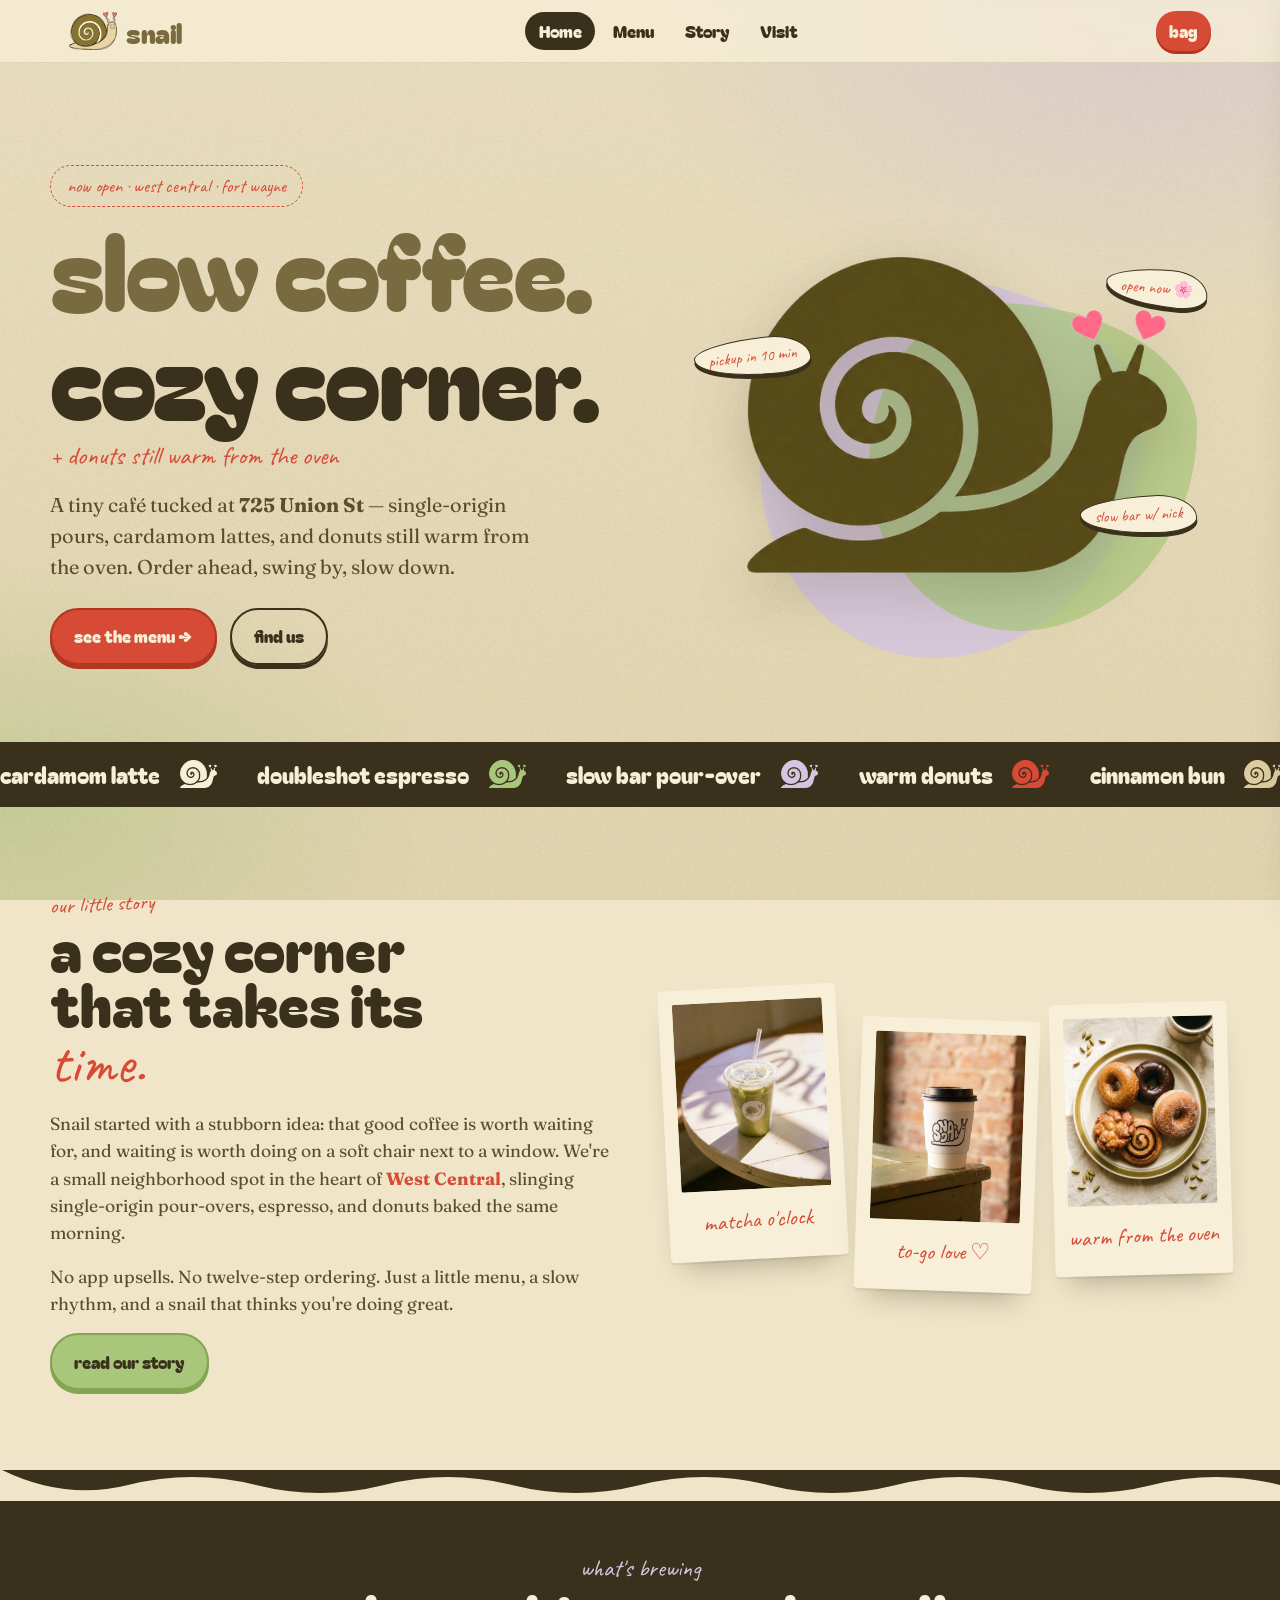
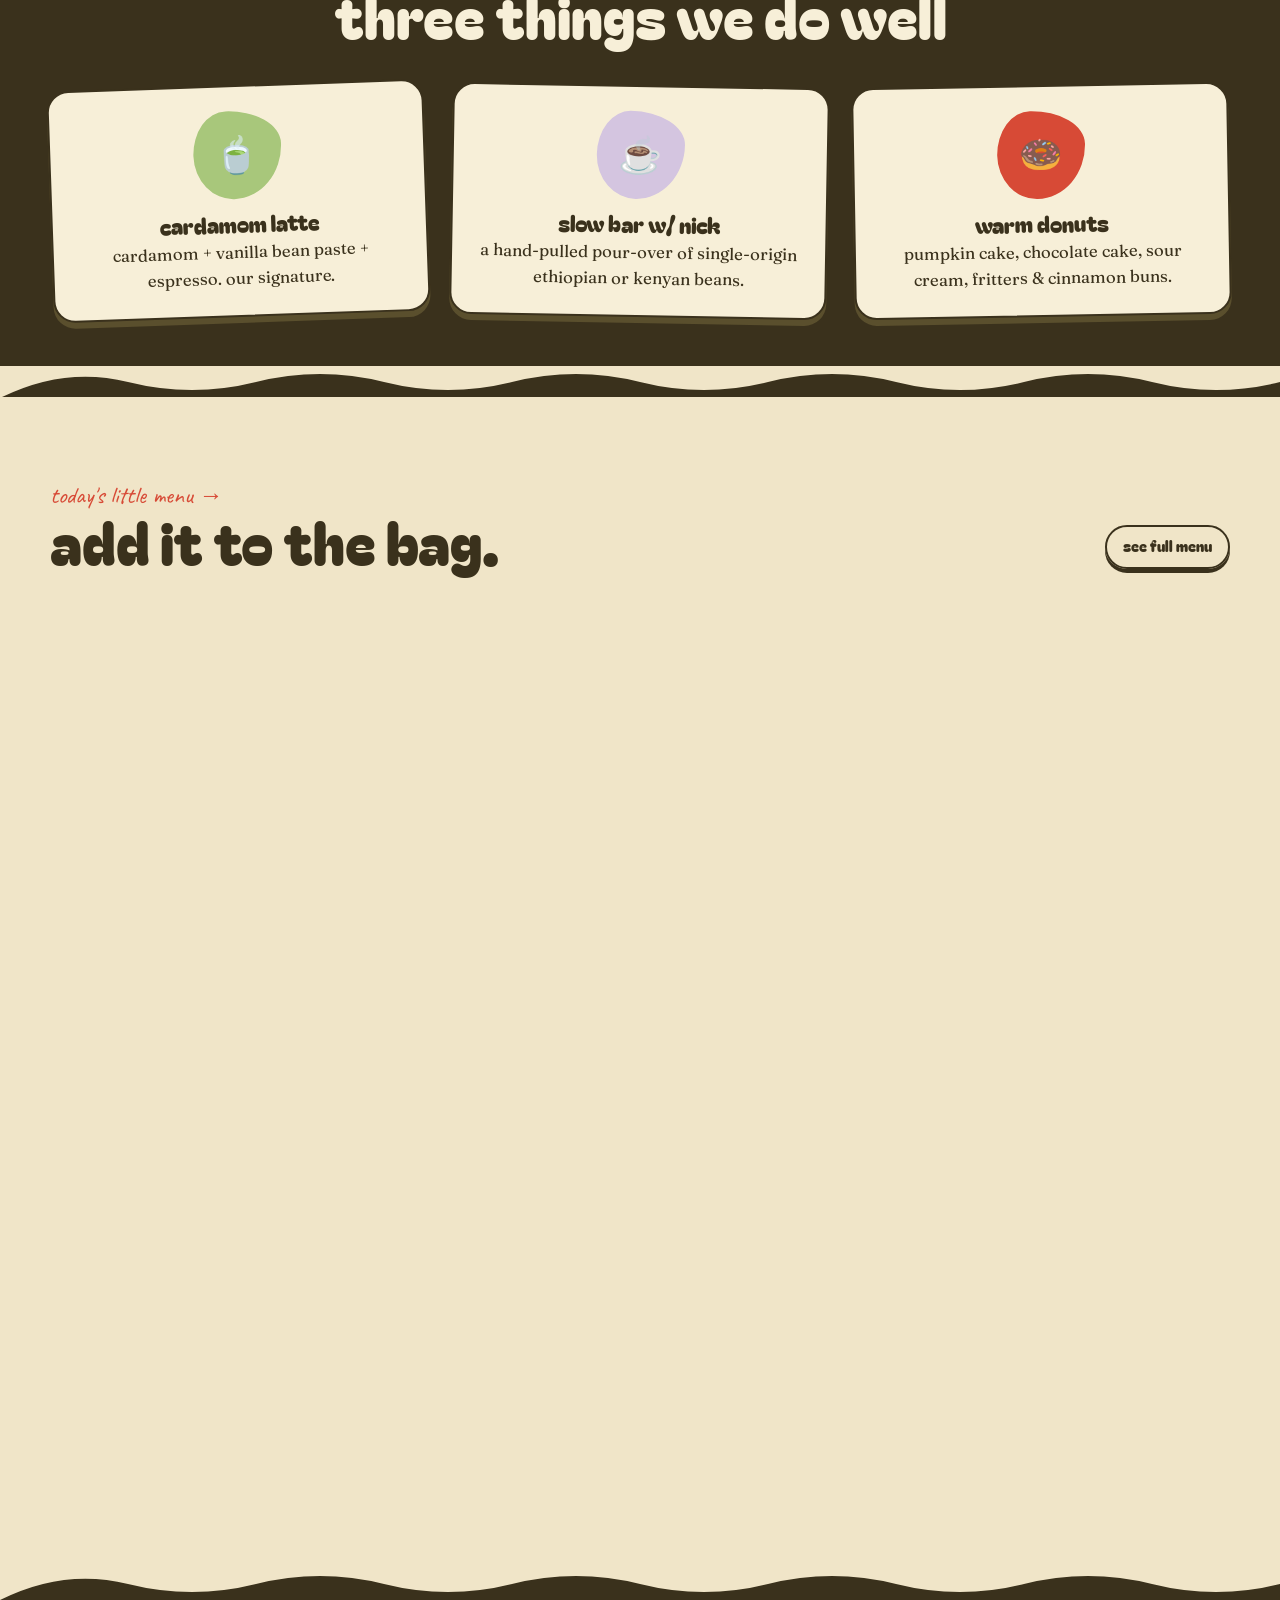
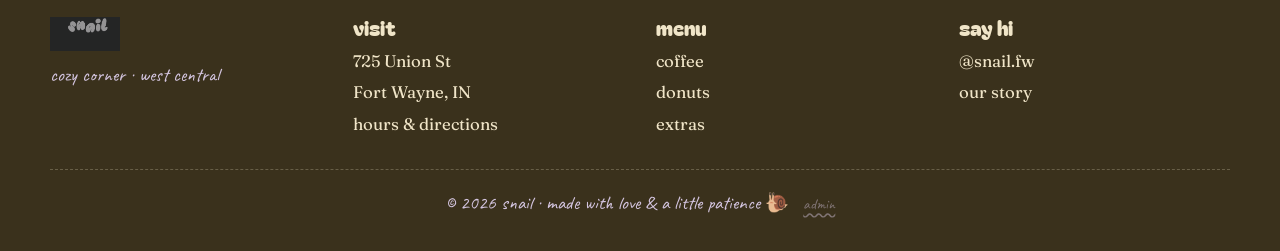
<file: index.html>
<!doctype html>
<html lang="en">
<head>
  <meta charset="utf-8">
  <meta name="viewport" content="width=device-width, initial-scale=1, viewport-fit=cover">
  <meta name="theme-color" content="#F0E5C8">
  <title>snail — cozy café in west central, fort wayne</title>
  <meta name="description" content="A cozy local café in West Central, Fort Wayne. Slow coffee, warm donuts, hand-pulled espresso. 725 Union St · open now, regular hours starting May 11.">
  <link rel="icon" href="assets/img/snail-logo.png">
  <link rel="preconnect" href="https://fonts.googleapis.com">
  <link rel="preconnect" href="https://fonts.gstatic.com" crossorigin>
  <link href="https://fonts.googleapis.com/css2?family=Bagel+Fat+One&family=Caveat:wght@400;600;700&family=Fraunces:opsz,wght@9..144,400;9..144,500;9..144,700&display=swap" rel="stylesheet">
  <link rel="stylesheet" href="assets/css/base.css">
  <link rel="stylesheet" href="assets/css/components.css">
  <link rel="stylesheet" href="assets/css/pages.css">
</head>
<body>

<!-- ========== NAV ========== -->
<header class="nav" role="banner">
  <div class="wrap nav__row">
    <a class="nav__brand" href="index.html" aria-label="Snail home">
      <img src="assets/img/snail-nav.png" alt="">
      <span class="nav__brand-text">snail</span>
    </a>
    <nav class="nav__links" aria-label="Primary">
      <a class="nav__link" href="index.html">Home</a>
      <a class="nav__link" href="menu.html">Menu</a>
      <a class="nav__link" href="story.html">Story</a>
      <a class="nav__link" href="visit.html">Visit</a>
    </nav>
    <button class="nav__cart" data-cart-open aria-label="Open bag">
      <span>bag</span>
      <span class="nav__cart-count" data-cart-count style="display:none">0</span>
    </button>
  </div>
</header>

<!-- ========== HERO ========== -->
<section class="hero">
  <div class="wrap hero__inner">
    <div class="hero__copy">
      <span class="hero__eyebrow" data-reveal>now open · west central · fort wayne</span>
      <h1 class="hero__title" data-reveal data-reveal-delay="1">
        <span>slow coffee.</span>
        <span>cozy corner.</span>
      </h1>
      <span class="hero__hand-tag" data-reveal data-reveal-delay="2">+ donuts still warm from the oven</span>
      <p class="hero__lede" data-reveal data-reveal-delay="2">
        A tiny café tucked at <strong>725 Union St</strong> — single-origin pours, cardamom lattes,
        and donuts still warm from the oven. Order ahead, swing by, slow down.
      </p>
      <div class="hero__ctas" data-reveal data-reveal-delay="3">
        <a class="btn btn--brick" href="menu.html">see the menu →</a>
        <a class="btn btn--ghost" href="visit.html">find us</a>
      </div>
    </div>
    <div class="hero__art">
      <div class="hero__art-blob"></div>
      <div class="hero__art-blob matcha"></div>
      <img class="hero__art-snail" src="assets/img/snail-logo.png" alt="A hand-drawn snail with hearts on its antennae">
      <span class="hero__art-tag t1">open now 🌸</span>
      <span class="hero__art-tag t2">pickup in 10 min</span>
      <span class="hero__art-tag t3">slow bar w/ nick</span>
    </div>
  </div>
</section>

<!-- ========== MARQUEE ========== -->
<div class="marquee" aria-hidden="true">
  <div class="marquee__track">
    <span>cardamom latte</span>
    <span>doubleshot espresso</span>
    <span>slow bar pour-over</span>
    <span>warm donuts</span>
    <span>cinnamon bun</span>
    <span>apple fritter</span>
    <span>cozy corner</span>
    <span>west central</span>
  </div>
</div>

<!-- ========== STORY ========== -->
<section class="story">
  <div class="wrap story__inner">
    <div class="story__copy" data-reveal>
      <span class="eyebrow">our little story</span>
      <h2>a cozy corner<br>that takes its<br><span style="color:var(--brick);font-family:var(--font-hand);">time.</span></h2>
      <p>
        Snail started with a stubborn idea: that good coffee is worth waiting for, and waiting is worth doing
        on a soft chair next to a window. We're a small neighborhood spot in the heart of <strong>West Central</strong>,
        slinging single-origin pour-overs, espresso, and donuts baked the same morning.
      </p>
      <p>
        No app upsells. No twelve-step ordering. Just a little menu, a slow rhythm, and a snail that
        thinks you're doing great.
      </p>
      <a class="btn btn--matcha" href="story.html">read our story</a>
    </div>
    <div class="story__photos" data-reveal data-reveal-delay="2">
      <figure class="polaroid polaroid--tilt-l">
        <img src="assets/img/matcha.webp" alt="An iced matcha latte in a clear cup with a snail logo sticker, on a sunlit wooden table">
        <figcaption>matcha o'clock</figcaption>
      </figure>
      <figure class="polaroid polaroid--tilt-r">
        <img src="assets/img/snail-cup.webp" alt="A snail-stamped paper coffee cup on an olive ledge against a brick wall">
        <figcaption>to-go love ♡</figcaption>
      </figure>
      <figure class="polaroid polaroid--tilt-c">
        <img src="assets/img/donuts.webp" alt="A plate of cake donuts, an apple fritter, and a cinnamon bun with scattered cardamom pods">
        <figcaption>warm from the oven</figcaption>
      </figure>
    </div>
  </div>
</section>

<!-- ========== HIGHLIGHTS ========== -->
<section class="highlights">
  <div class="wrap">
    <div class="highlights__head">
      <span class="hand">what's brewing</span>
      <h2>three things we do well</h2>
    </div>
    <div class="highlights__row">
      <article class="highlight" data-reveal>
        <div class="highlight__icon">🍵</div>
        <h3>cardamom latte</h3>
        <p>cardamom + vanilla bean paste + espresso. our signature.</p>
      </article>
      <article class="highlight" data-reveal data-reveal-delay="1">
        <div class="highlight__icon">☕️</div>
        <h3>slow bar w/ nick</h3>
        <p>a hand-pulled pour-over of single-origin ethiopian or kenyan beans.</p>
      </article>
      <article class="highlight" data-reveal data-reveal-delay="2">
        <div class="highlight__icon">🍩</div>
        <h3>warm donuts</h3>
        <p>pumpkin cake, chocolate cake, sour cream, fritters & cinnamon buns.</p>
      </article>
    </div>
  </div>
</section>

<!-- ========== MENU PREVIEW (add-to-bag from home) ========== -->
<section class="menu-preview wrap">
  <div class="menu-preview__head">
    <div>
      <span class="hand">today's little menu →</span>
      <h2>add it to the bag.</h2>
    </div>
    <a class="btn btn--ghost btn--small" href="menu.html">see full menu</a>
  </div>

  <div class="menu-preview__grid" data-reveal>

    <article class="item-card">
      <span class="item-card__sticker">signature ✿</span>
      <h3 class="item-card__name">cardamom latte</h3>
      <p class="item-card__desc">cardamom · vanilla bean paste · espresso</p>
      <div class="item-card__row">
        <span class="item-card__price">$8</span>
        <button class="item-card__add"
          data-add
          data-id="cardamom-latte"
          data-name="cardamom latte"
          data-price="8"
          data-sub="cardamom · vanilla bean"
          data-emoji="🍵">
          <span>add to bag</span>
        </button>
      </div>
    </article>

    <article class="item-card">
      <h3 class="item-card__name">espresso</h3>
      <p class="item-card__desc">a clean, bright doubleshot</p>
      <div class="item-card__row">
        <span class="item-card__price">$4</span>
        <button class="item-card__add"
          data-add
          data-id="espresso"
          data-name="espresso"
          data-price="4"
          data-sub="doubleshot"
          data-emoji="☕">
          <span>add to bag</span>
        </button>
      </div>
    </article>

    <article class="item-card">
      <span class="item-card__sticker">slow bar ☼</span>
      <h3 class="item-card__name">slow bar w/ nick</h3>
      <p class="item-card__desc">single-origin ethiopian or kenyan, hand-poured</p>
      <div class="item-card__row">
        <span class="item-card__price">$9</span>
        <button class="item-card__add"
          data-add
          data-id="slow-bar"
          data-name="slow bar w/ nick"
          data-price="9"
          data-sub="single-origin pour"
          data-emoji="☕">
          <span>add to bag</span>
        </button>
      </div>
    </article>

    <article class="item-card">
      <h3 class="item-card__name">cinnamon bun</h3>
      <p class="item-card__desc">soft, swirly, glazed in the morning</p>
      <div class="item-card__row">
        <span class="item-card__price">$3</span>
        <button class="item-card__add"
          data-add
          data-id="cinnamon-bun"
          data-name="cinnamon bun"
          data-price="3"
          data-sub="warm & glazed"
          data-emoji="🍥">
          <span>add to bag</span>
        </button>
      </div>
    </article>

    <article class="item-card">
      <h3 class="item-card__name">apple fritter</h3>
      <p class="item-card__desc">crispy edges, soft inside, real apples</p>
      <div class="item-card__row">
        <span class="item-card__price">$4</span>
        <button class="item-card__add"
          data-add
          data-id="apple-fritter"
          data-name="apple fritter"
          data-price="4"
          data-sub="real apples inside"
          data-emoji="🍎">
          <span>add to bag</span>
        </button>
      </div>
    </article>

    <article class="item-card">
      <h3 class="item-card__name">cake donut</h3>
      <p class="item-card__desc">pumpkin · chocolate · sour cream</p>
      <div class="item-card__row">
        <span class="item-card__price">$2</span>
        <button class="item-card__add"
          data-add
          data-id="cake-donut"
          data-name="cake donut"
          data-price="2"
          data-sub="pumpkin · chocolate · sour cream"
          data-emoji="🍩">
          <span>add to bag</span>
        </button>
      </div>
    </article>

  </div>
</section>

<!-- ========== VISIT TEASER ========== -->
<section class="wrap">
  <div class="visit-teaser" data-reveal>
    <div class="visit-teaser__art">
      <img src="assets/img/snail-cup.webp" alt="A snail-stamped paper coffee cup against a brick wall">
    </div>
    <div class="visit-teaser__copy">
      <span class="eyebrow">come say hi</span>
      <h2>725 Union St,<br>Fort Wayne, IN</h2>
      <p>Tucked in West Central. Two blocks from the West Main mural, a short walk from the library.</p>
      <p class="visit-teaser__hours">
        regular hours start <strong>May 11th</strong> 🌸<br>
        mon — sat · 7a — 3p<br>
        sun · 8a — 2p
      </p>
      <a class="btn btn--brick" href="visit.html" style="margin-top:.8rem">get directions</a>
    </div>
  </div>
</section>

<!-- ========== FOOTER ========== -->
<footer class="footer">
  <div class="footer__grid">
    <div class="footer__brand">
      <img src="assets/img/snail-wordmark.png" alt="snail">
      <p style="margin-top:.6rem;color:var(--lilac);font-family:var(--font-hand);font-size:1.2rem">
        cozy corner · west central
      </p>
    </div>
    <div>
      <h4 class="footer__title">visit</h4>
      <div class="footer__list">
        <a>725 Union St</a>
        <a>Fort Wayne, IN</a>
        <a href="visit.html">hours & directions</a>
      </div>
    </div>
    <div>
      <h4 class="footer__title">menu</h4>
      <div class="footer__list">
        <a href="menu.html#coffee">coffee</a>
        <a href="menu.html#donuts">donuts</a>
        <a href="menu.html#extras">extras</a>
      </div>
    </div>
    <div>
      <h4 class="footer__title">say hi</h4>
      <div class="footer__list">
        <a href="https://instagram.com/snail.fw" target="_blank" rel="noopener">@snail.fw</a>
        <a href="story.html">our story</a>
      </div>
    </div>
  </div>
  <div class="footer__bottom">
    © 2026 snail · made with love & a little patience 🐌
    <a href="admin.html" style="color:rgba(212,197,224,.45);font-family:var(--font-hand);font-size:.95rem;margin-left:.6rem;text-decoration:underline wavy;text-underline-offset:3px">admin</a>
  </div>
</footer>

<!-- ========== CART DRAWER ========== -->
<aside class="cart-drawer" data-cart-drawer aria-hidden="true">
  <div class="cart-drawer__scrim"></div>
  <div class="cart-drawer__panel">
    <div class="cart-drawer__header">
      <h2 class="cart-drawer__title">your bag 🐌</h2>
      <button class="cart-drawer__close" data-cart-close aria-label="Close bag">×</button>
    </div>

    <div class="cart-list" data-cart-list></div>

    <div class="cart-empty" data-cart-empty>
      <img src="assets/img/snail-logo.png" alt="">
      <p>nothing in the bag yet — go pick something cozy</p>
      <a class="btn btn--matcha btn--small" href="menu.html" style="margin-top:1rem">browse menu</a>
    </div>

    <div class="cart-foot">
      <div class="cart-total">
        <span>total <small>(pickup)</small></span>
        <span data-cart-total>$0.00</span>
      </div>
      <button class="btn btn--brick cart-checkout" data-cart-checkout>
        place pickup order →
      </button>
      <p style="text-align:center;margin-top:.7rem;font-family:var(--font-hand);color:var(--olive);font-size:1.05rem">
        order online, pick up at 725 union
      </p>
    </div>
  </div>
</aside>

<!-- ========== CUSTOMIZE MODAL ========== -->
<div class="modal" data-modal hidden role="dialog" aria-modal="true" aria-labelledby="modal-title">
  <div class="modal__scrim" data-modal-close></div>
  <div class="modal__panel">
    <header class="modal__header">
      <h2 id="modal-title" data-modal-title>customize</h2>
      <button class="modal__close" type="button" data-modal-close aria-label="Close">×</button>
    </header>
    <p class="modal__desc" data-modal-desc></p>
    <div data-modal-groups></div>
    <footer class="modal__footer">
      <div class="modal__total"><span>total</span> <span data-modal-total>$0.00</span></div>
      <div class="modal__buttons">
        <button class="modal__remove" type="button" data-modal-remove style="display:none">remove from bag</button>
        <button class="btn btn--brick modal__add" type="button" data-modal-confirm>add to bag</button>
      </div>
    </footer>
  </div>
</div>

<!-- Toast -->
<div class="toast" data-toast role="status" aria-live="polite"></div>

<script src="assets/js/customize.js"></script>
<script src="assets/js/cart.js"></script>
<script src="assets/js/main.js"></script>
</body>
</html>
</file>
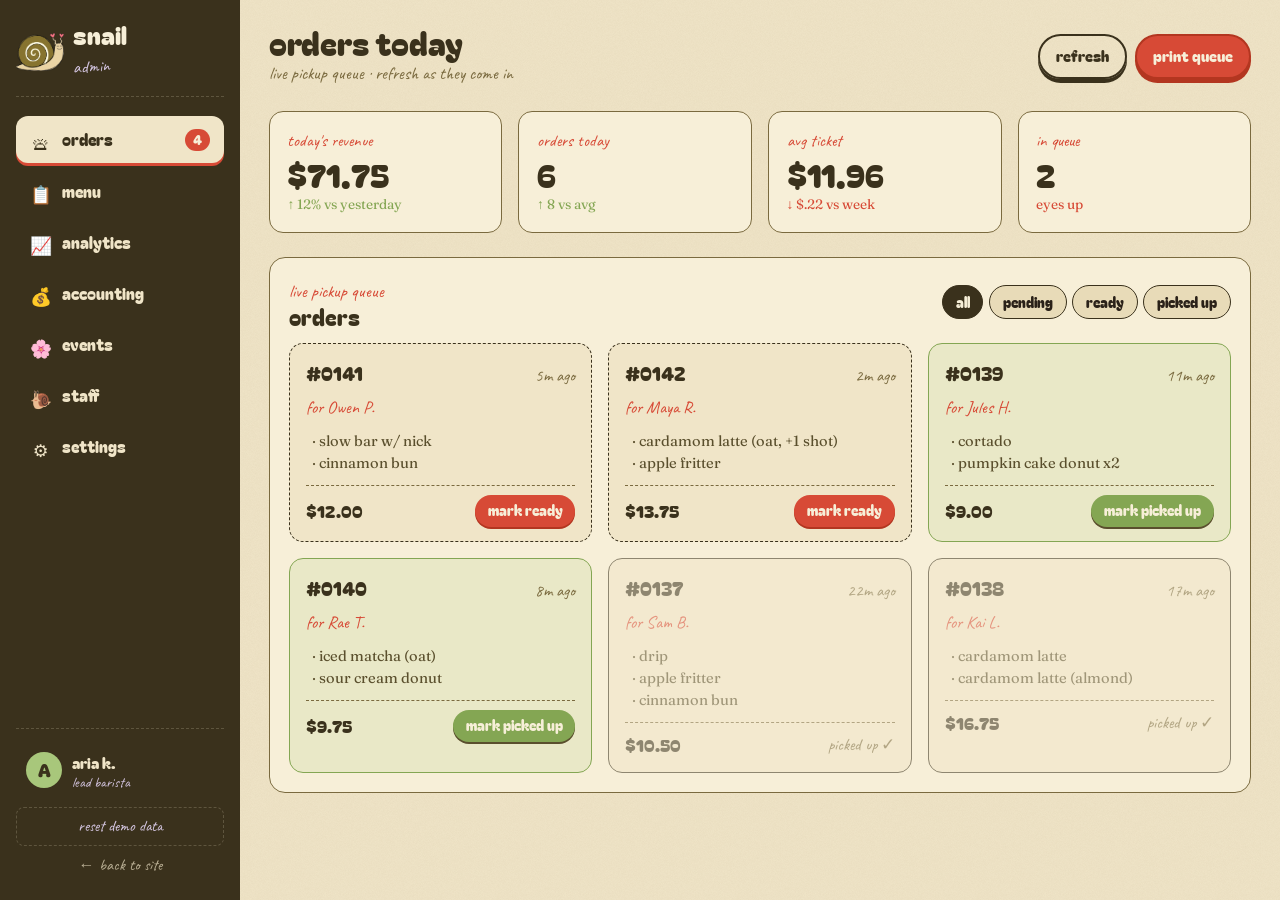
<file: admin.html>
<!doctype html>
<html lang="en">
<head>
  <meta charset="utf-8">
  <meta name="viewport" content="width=device-width, initial-scale=1, viewport-fit=cover">
  <meta name="theme-color" content="#3A311C">
  <title>admin · snail</title>
  <meta name="robots" content="noindex,nofollow">
  <meta name="description" content="Snail café admin dashboard — orders, menu, analytics, accounting, events, staff.">
  <link rel="icon" href="assets/img/snail-logo.png">
  <link rel="preconnect" href="https://fonts.googleapis.com">
  <link rel="preconnect" href="https://fonts.gstatic.com" crossorigin>
  <link href="https://fonts.googleapis.com/css2?family=Bagel+Fat+One&family=Caveat:wght@400;600;700&family=Fraunces:opsz,wght@9..144,400;9..144,500;9..144,700&display=swap" rel="stylesheet">
  <link rel="stylesheet" href="assets/css/base.css">
  <link rel="stylesheet" href="assets/css/components.css">
  <link rel="stylesheet" href="assets/css/admin.css">
</head>
<body class="admin-body">

<div class="admin">

  <!-- ========== SIDEBAR ========== -->
  <aside class="admin__sidebar">
    <a class="admin__brand" href="index.html">
      <img src="assets/img/snail-nav.png" alt="">
      <div>
        <span class="admin__brand-text">snail</span>
        <span class="admin__brand-tag">admin</span>
      </div>
    </a>

    <nav class="admin__nav" aria-label="Admin">
      <button data-tab="orders">
        <span class="admin__nav-icon">🛎</span>
        <span>orders</span>
        <span class="admin__nav-count" data-nav-count="orders"></span>
      </button>
      <button data-tab="menu">
        <span class="admin__nav-icon">📋</span>
        <span>menu</span>
      </button>
      <button data-tab="analytics">
        <span class="admin__nav-icon">📈</span>
        <span>analytics</span>
      </button>
      <button data-tab="accounting">
        <span class="admin__nav-icon">💰</span>
        <span>accounting</span>
      </button>
      <button data-tab="events">
        <span class="admin__nav-icon">🌸</span>
        <span>events</span>
      </button>
      <button data-tab="staff">
        <span class="admin__nav-icon">🐌</span>
        <span>staff</span>
      </button>
      <button data-tab="settings">
        <span class="admin__nav-icon">⚙</span>
        <span>settings</span>
      </button>
    </nav>

    <div class="admin__sidebar-foot">
      <div class="admin__user">
        <div class="admin__user-avatar">A</div>
        <div>
          <div class="admin__user-name">aria k.</div>
          <div class="admin__user-role">lead barista</div>
        </div>
      </div>
      <button data-reset
              style="margin-top:.6rem;width:100%;font-family:var(--font-hand);font-size:1rem;color:var(--lilac);padding:.4rem;background:transparent;border:1.5px dashed rgba(240,229,200,.2);border-radius:8px;cursor:pointer">
        reset demo data
      </button>
      <a href="index.html"
         style="display:block;margin-top:.4rem;text-align:center;font-family:var(--font-hand);font-size:1rem;color:var(--cream);opacity:.7">
        ← back to site
      </a>
    </div>
  </aside>

  <!-- ========== MAIN ========== -->
  <main class="admin__main">

    <header class="admin__topbar">
      <div>
        <h1 data-page-title>orders today</h1>
        <span class="hand" data-page-sub>live pickup queue · refresh as they come in</span>
      </div>
      <div class="admin__topbar-actions">
        <button class="btn btn--ghost btn--small" onclick="window.SnailAdmin.renderAll()">refresh</button>
        <button class="btn btn--brick btn--small" onclick="alert('demo only — would print receipts in production')">print queue</button>
      </div>
    </header>

    <!-- ===== ORDERS TAB ===== -->
    <section class="admin__tab" data-tab="orders">
      <div data-stat-row class="stat-row"></div>

      <div class="card">
        <div class="card__head">
          <div>
            <span class="hand">live pickup queue</span>
            <h2>orders</h2>
          </div>
          <div class="card__head-tools orders-filter">
            <button class="chip is-active" data-filter="all">all</button>
            <button class="chip" data-filter="pending">pending</button>
            <button class="chip" data-filter="ready">ready</button>
            <button class="chip" data-filter="done">picked up</button>
          </div>
        </div>
        <div class="orders-grid" data-orders></div>
      </div>
    </section>

    <!-- ===== MENU TAB ===== -->
    <section class="admin__tab" data-tab="menu">
      <div class="card">
        <div class="card__head">
          <div>
            <span class="hand">edit anything · auto-saves</span>
            <h2>menu items</h2>
          </div>
          <div class="card__head-tools">
            <button class="chip">+ new item</button>
          </div>
        </div>
        <div class="menu-editor" data-menu-edit></div>
      </div>
    </section>

    <!-- ===== ANALYTICS TAB ===== -->
    <section class="admin__tab" data-tab="analytics">
      <div data-stat-row class="stat-row"></div>

      <div style="display:grid;grid-template-columns:1.4fr 1fr;gap:1.2rem;align-items:start">
        <div class="card">
          <div class="card__head">
            <div>
              <span class="hand">revenue · last 7 days</span>
              <h2>$7,195 this week</h2>
            </div>
          </div>
          <div class="chart-bar" data-chart-rev></div>
        </div>

        <div class="card">
          <div class="card__head">
            <div>
              <span class="hand">top sellers</span>
              <h2>this week</h2>
            </div>
          </div>
          <div class="top-list" data-top-list></div>
        </div>
      </div>

      <div class="card">
        <div class="card__head">
          <div>
            <span class="hand">where orders come from</span>
            <h2>traffic sources</h2>
          </div>
        </div>
        <div style="display:grid;grid-template-columns:repeat(4,1fr);gap:.8rem">
          <div style="text-align:center;padding:1rem;background:var(--cream);border:1.5px solid var(--olive);border-radius:12px">
            <div style="font-family:var(--font-hand);color:var(--brick);font-size:1rem">walk-in</div>
            <div style="font-family:var(--font-display);font-size:1.6rem;color:var(--olive-ink)">68%</div>
          </div>
          <div style="text-align:center;padding:1rem;background:var(--cream);border:1.5px solid var(--olive);border-radius:12px">
            <div style="font-family:var(--font-hand);color:var(--brick);font-size:1rem">website</div>
            <div style="font-family:var(--font-display);font-size:1.6rem;color:var(--olive-ink)">22%</div>
          </div>
          <div style="text-align:center;padding:1rem;background:var(--cream);border:1.5px solid var(--olive);border-radius:12px">
            <div style="font-family:var(--font-hand);color:var(--brick);font-size:1rem">instagram</div>
            <div style="font-family:var(--font-display);font-size:1.6rem;color:var(--olive-ink)">8%</div>
          </div>
          <div style="text-align:center;padding:1rem;background:var(--cream);border:1.5px solid var(--olive);border-radius:12px">
            <div style="font-family:var(--font-hand);color:var(--brick);font-size:1rem">word of mouth</div>
            <div style="font-family:var(--font-display);font-size:1.6rem;color:var(--olive-ink)">2%</div>
          </div>
        </div>
      </div>
    </section>

    <!-- ===== ACCOUNTING TAB ===== -->
    <section class="admin__tab" data-tab="accounting">
      <div class="card">
        <div class="card__head">
          <div>
            <span class="hand">profit by category · this week</span>
            <h2>P&L breakdown</h2>
          </div>
          <div class="card__head-tools">
            <button class="chip is-active">week</button>
            <button class="chip">month</button>
            <button class="chip">YTD</button>
          </div>
        </div>
        <table class="acct-table">
          <thead>
            <tr>
              <th>category</th>
              <th style="text-align:right">revenue</th>
              <th style="text-align:right">cost of goods</th>
              <th style="text-align:right">profit</th>
              <th style="text-align:right">margin</th>
            </tr>
          </thead>
          <tbody data-acct-rows></tbody>
        </table>
      </div>

      <div style="display:grid;grid-template-columns:1fr 1fr 1fr;gap:1rem">
        <div class="card">
          <span class="hand" style="color:var(--brick);font-size:1.05rem">est. monthly</span>
          <h3 style="font-family:var(--font-display);color:var(--olive-ink);font-size:1.6rem;margin-top:.2rem">$28,800 rev</h3>
          <p style="color:var(--olive);font-size:.95rem;margin-top:.4rem">based on 4-week avg</p>
        </div>
        <div class="card">
          <span class="hand" style="color:var(--brick);font-size:1.05rem">labor cost</span>
          <h3 style="font-family:var(--font-display);color:var(--olive-ink);font-size:1.6rem;margin-top:.2rem">$7,200 / mo</h3>
          <p style="color:var(--olive);font-size:.95rem;margin-top:.4rem">25% of revenue</p>
        </div>
        <div class="card">
          <span class="hand" style="color:var(--brick);font-size:1.05rem">est. tax owed (Q2)</span>
          <h3 style="font-family:var(--font-display);color:var(--olive-ink);font-size:1.6rem;margin-top:.2rem">$1,485</h3>
          <p style="color:var(--olive);font-size:.95rem;margin-top:.4rem">7% IN sales tax · accrued</p>
        </div>
      </div>
    </section>

    <!-- ===== EVENTS TAB ===== -->
    <section class="admin__tab" data-tab="events">
      <div class="card">
        <div class="card__head">
          <div>
            <span class="hand">what's coming up</span>
            <h2>upcoming events</h2>
          </div>
          <div class="card__head-tools">
            <button class="chip">+ new event</button>
          </div>
        </div>
        <div class="event-list" data-events-list></div>
      </div>
    </section>

    <!-- ===== STAFF TAB ===== -->
    <section class="admin__tab" data-tab="staff">
      <div class="card">
        <div class="card__head">
          <div>
            <span class="hand">today · friday</span>
            <h2>shift schedule</h2>
          </div>
          <div class="card__head-tools">
            <button class="chip">+ add shift</button>
          </div>
        </div>
        <div class="shift-list" data-shift-list></div>
      </div>

      <div class="card">
        <span class="hand" style="color:var(--brick);font-size:1.1rem">a note for the team</span>
        <p style="margin-top:.6rem;color:var(--olive-deep);line-height:1.6">
          Slow bar Saturday is on for the 17th — Nick will be on the v60 from 9–12.
          Theo's pulled donut counts up 20% to handle the post-mother's day rush.
        </p>
      </div>
    </section>

    <!-- ===== SETTINGS TAB ===== -->
    <section class="admin__tab" data-tab="settings">
      <div class="settings-grid">
        <div class="card">
          <div class="card__head">
            <div>
              <span class="hand">where you are</span>
              <h2>location</h2>
            </div>
          </div>
          <div class="field">
            <label>address</label>
            <input type="text" data-setting="address">
          </div>
          <div class="field">
            <label>instagram handle</label>
            <input type="text" data-setting="instagram">
          </div>
          <div class="field">
            <label>est. pickup time (minutes)</label>
            <input type="number" data-setting="pickupMin" min="1" max="60">
          </div>
        </div>

        <div class="card">
          <div class="card__head">
            <div>
              <span class="hand">when you're open</span>
              <h2>hours</h2>
            </div>
          </div>
          <div style="display:grid;grid-template-columns:repeat(2,1fr);gap:.6rem">
            <div class="field"><label>monday</label>    <input type="text" data-setting="hours-mon"></div>
            <div class="field"><label>tuesday</label>   <input type="text" data-setting="hours-tue"></div>
            <div class="field"><label>wednesday</label> <input type="text" data-setting="hours-wed"></div>
            <div class="field"><label>thursday</label>  <input type="text" data-setting="hours-thu"></div>
            <div class="field"><label>friday</label>    <input type="text" data-setting="hours-fri"></div>
            <div class="field"><label>saturday</label>  <input type="text" data-setting="hours-sat"></div>
            <div class="field"><label>sunday</label>    <input type="text" data-setting="hours-sun"></div>
          </div>
        </div>
      </div>

      <div class="card">
        <span class="hand" style="color:var(--brick);font-size:1.1rem">demo notes</span>
        <p style="margin-top:.5rem;color:var(--olive-deep);line-height:1.6">
          This is a working demo — every change persists in your browser's localStorage.
          Hit "reset demo data" in the sidebar to start fresh. In production, this would
          sync to a Supabase backend with proper auth and a real order webhook from the
          customer site.
        </p>
      </div>
    </section>

  </main>
</div>

<script src="assets/js/admin.js"></script>
</body>
</html>
</file>
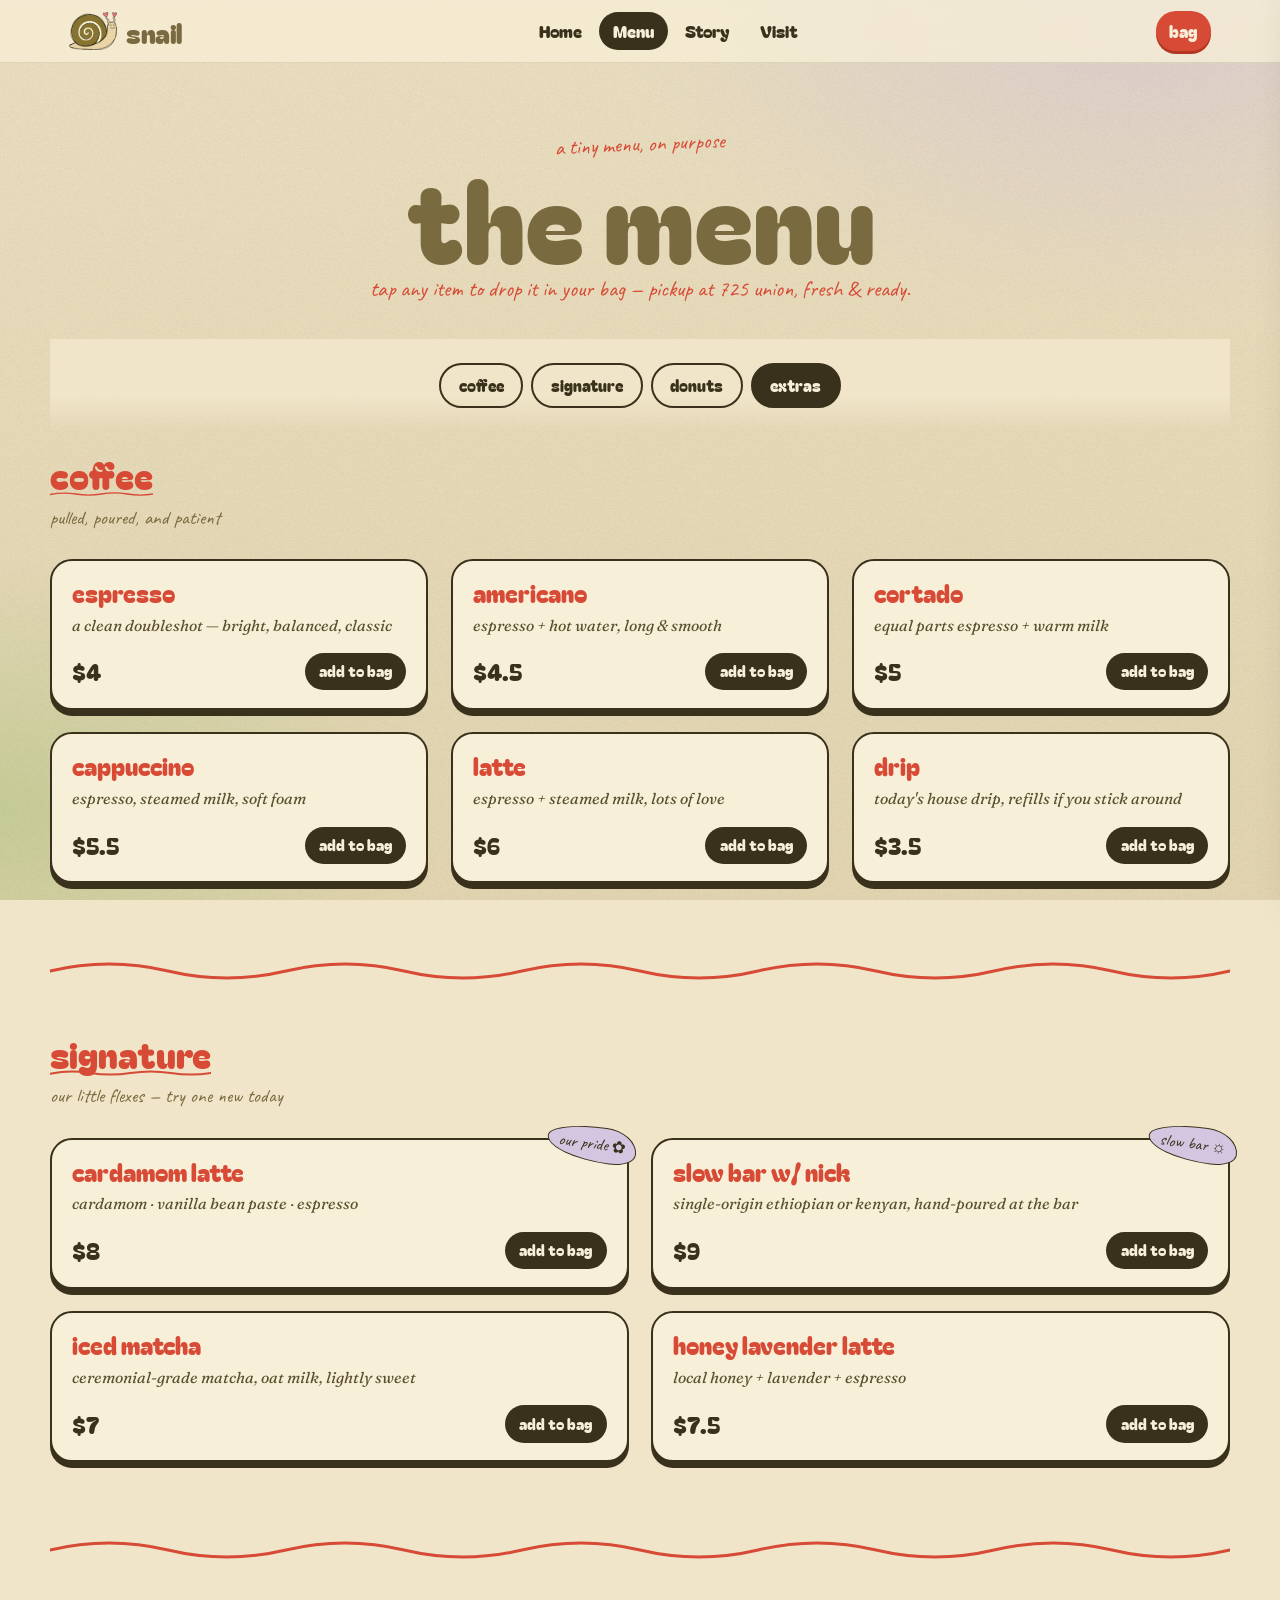
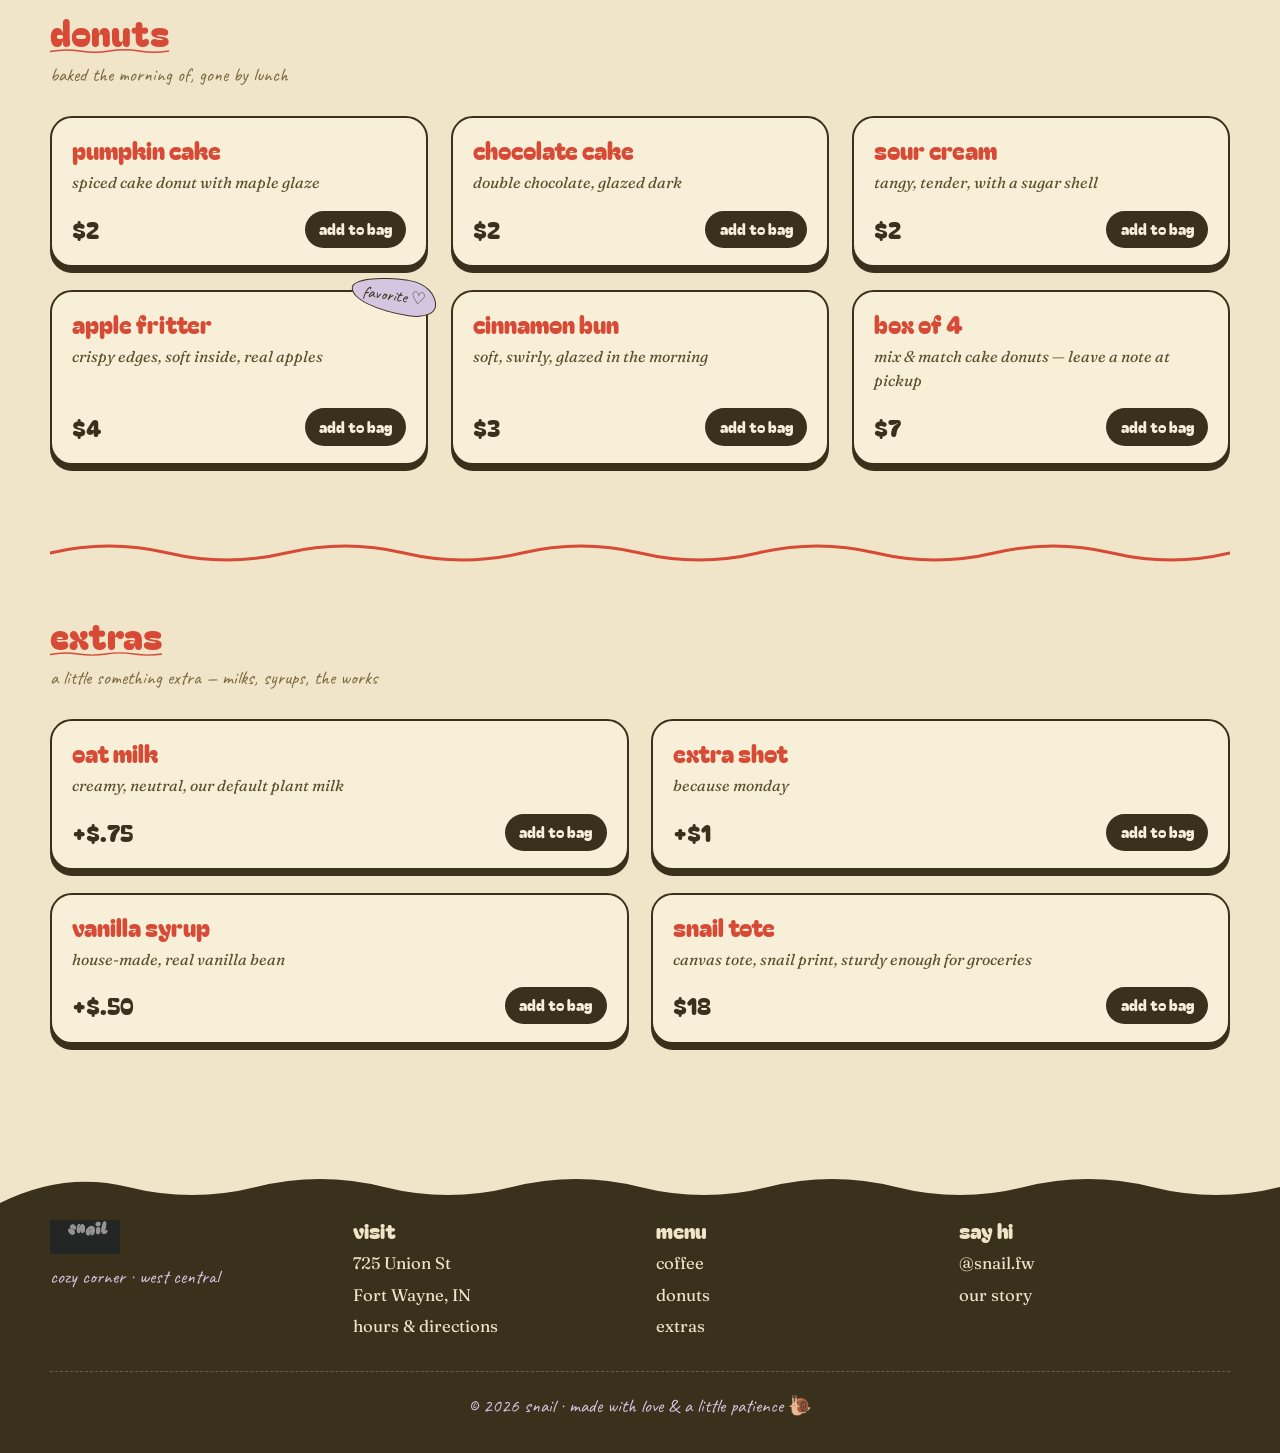
<file: menu.html>
<!doctype html>
<html lang="en">
<head>
  <meta charset="utf-8">
  <meta name="viewport" content="width=device-width, initial-scale=1, viewport-fit=cover">
  <meta name="theme-color" content="#F0E5C8">
  <title>menu — snail · cozy café in west central, fort wayne</title>
  <meta name="description" content="The full snail menu: cardamom latte, doubleshot espresso, single-origin slow bar, donuts, fritters, cinnamon buns, and more. Order ahead for pickup.">
  <link rel="icon" href="assets/img/snail-logo.png">
  <link rel="preconnect" href="https://fonts.googleapis.com">
  <link rel="preconnect" href="https://fonts.gstatic.com" crossorigin>
  <link href="https://fonts.googleapis.com/css2?family=Bagel+Fat+One&family=Caveat:wght@400;600;700&family=Fraunces:opsz,wght@9..144,400;9..144,500;9..144,700&display=swap" rel="stylesheet">
  <link rel="stylesheet" href="assets/css/base.css">
  <link rel="stylesheet" href="assets/css/components.css">
  <link rel="stylesheet" href="assets/css/pages.css">
</head>
<body>

<!-- ========== NAV ========== -->
<header class="nav" role="banner">
  <div class="wrap nav__row">
    <a class="nav__brand" href="index.html" aria-label="Snail home">
      <img src="assets/img/snail-nav.png" alt="">
      <span class="nav__brand-text">snail</span>
    </a>
    <nav class="nav__links" aria-label="Primary">
      <a class="nav__link" href="index.html">Home</a>
      <a class="nav__link" href="menu.html">Menu</a>
      <a class="nav__link" href="story.html">Story</a>
      <a class="nav__link" href="visit.html">Visit</a>
    </nav>
    <button class="nav__cart" data-cart-open aria-label="Open bag">
      <span>bag</span>
      <span class="nav__cart-count" data-cart-count style="display:none">0</span>
    </button>
  </div>
</header>

<!-- ========== MENU HERO ========== -->
<section class="menu-hero wrap-narrow">
  <span class="eyebrow">a tiny menu, on purpose</span>
  <h1>the menu</h1>
  <p>tap any item to drop it in your bag — pickup at 725 union, fresh & ready.</p>
</section>

<!-- ========== MENU TABS ========== -->
<div class="wrap">
  <div class="menu-tabs">
    <button class="menu-tab is-active" data-menu-tab="coffee">coffee</button>
    <button class="menu-tab" data-menu-tab="signature">signature</button>
    <button class="menu-tab" data-menu-tab="donuts">donuts</button>
    <button class="menu-tab" data-menu-tab="extras">extras</button>
  </div>
</div>

<!-- ========== COFFEE ========== -->
<section class="menu-section wrap" id="coffee">
  <h2 class="menu-section__title">coffee</h2>
  <p class="menu-section__sub">pulled, poured, and patient</p>

  <div class="menu-grid">

    <article class="item-card">
      <h3 class="item-card__name">espresso</h3>
      <p class="item-card__desc">a clean doubleshot — bright, balanced, classic</p>
      <div class="item-card__row">
        <span class="item-card__price">$4</span>
        <button class="item-card__add" data-add data-id="espresso" data-name="espresso" data-price="4" data-sub="doubleshot" data-emoji="☕"><span>add to bag</span></button>
      </div>
    </article>

    <article class="item-card">
      <h3 class="item-card__name">americano</h3>
      <p class="item-card__desc">espresso + hot water, long & smooth</p>
      <div class="item-card__row">
        <span class="item-card__price">$4.5</span>
        <button class="item-card__add" data-add data-id="americano" data-name="americano" data-price="4.5" data-sub="espresso + water" data-emoji="☕"><span>add to bag</span></button>
      </div>
    </article>

    <article class="item-card">
      <h3 class="item-card__name">cortado</h3>
      <p class="item-card__desc">equal parts espresso + warm milk</p>
      <div class="item-card__row">
        <span class="item-card__price">$5</span>
        <button class="item-card__add" data-add data-id="cortado" data-name="cortado" data-price="5" data-sub="4oz · 1:1" data-emoji="☕"><span>add to bag</span></button>
      </div>
    </article>

    <article class="item-card">
      <h3 class="item-card__name">cappuccino</h3>
      <p class="item-card__desc">espresso, steamed milk, soft foam</p>
      <div class="item-card__row">
        <span class="item-card__price">$5.5</span>
        <button class="item-card__add" data-add data-id="cappuccino" data-name="cappuccino" data-price="5.5" data-sub="6oz · classic" data-emoji="☕"><span>add to bag</span></button>
      </div>
    </article>

    <article class="item-card">
      <h3 class="item-card__name">latte</h3>
      <p class="item-card__desc">espresso + steamed milk, lots of love</p>
      <div class="item-card__row">
        <span class="item-card__price">$6</span>
        <button class="item-card__add" data-add data-id="latte" data-name="latte" data-price="6" data-sub="12oz" data-emoji="🥛"><span>add to bag</span></button>
      </div>
    </article>

    <article class="item-card">
      <h3 class="item-card__name">drip</h3>
      <p class="item-card__desc">today's house drip, refills if you stick around</p>
      <div class="item-card__row">
        <span class="item-card__price">$3.5</span>
        <button class="item-card__add" data-add data-id="drip" data-name="drip" data-price="3.5" data-sub="house" data-emoji="☕"><span>add to bag</span></button>
      </div>
    </article>
  </div>
</section>

<!-- squiggle -->
<div class="wrap">
  <div class="squiggle" aria-hidden="true">
    <svg viewBox="0 0 1200 28" preserveAspectRatio="none">
      <path d="M0 14 Q60 0 120 14 T240 14 T360 14 T480 14 T600 14 T720 14 T840 14 T960 14 T1080 14 T1200 14"
            fill="none" stroke="currentColor" stroke-width="3" stroke-linecap="round"/>
    </svg>
  </div>
</div>

<!-- ========== SIGNATURE ========== -->
<section class="menu-section wrap" id="signature">
  <h2 class="menu-section__title">signature</h2>
  <p class="menu-section__sub">our little flexes — try one new today</p>

  <div class="menu-grid menu-grid--2">

    <article class="item-card">
      <span class="item-card__sticker">our pride ✿</span>
      <h3 class="item-card__name">cardamom latte</h3>
      <p class="item-card__desc">cardamom · vanilla bean paste · espresso</p>
      <div class="item-card__row">
        <span class="item-card__price">$8</span>
        <button class="item-card__add" data-add data-id="cardamom-latte" data-name="cardamom latte" data-price="8" data-sub="cardamom · vanilla bean" data-emoji="🍵"><span>add to bag</span></button>
      </div>
    </article>

    <article class="item-card">
      <span class="item-card__sticker">slow bar ☼</span>
      <h3 class="item-card__name">slow bar w/ nick</h3>
      <p class="item-card__desc">single-origin ethiopian or kenyan, hand-poured at the bar</p>
      <div class="item-card__row">
        <span class="item-card__price">$9</span>
        <button class="item-card__add" data-add data-id="slow-bar" data-name="slow bar w/ nick" data-price="9" data-sub="single-origin pour" data-emoji="☕"><span>add to bag</span></button>
      </div>
    </article>

    <article class="item-card">
      <h3 class="item-card__name">iced matcha</h3>
      <p class="item-card__desc">ceremonial-grade matcha, oat milk, lightly sweet</p>
      <div class="item-card__row">
        <span class="item-card__price">$7</span>
        <button class="item-card__add" data-add data-id="iced-matcha" data-name="iced matcha" data-price="7" data-sub="oat · lightly sweet" data-emoji="🍵"><span>add to bag</span></button>
      </div>
    </article>

    <article class="item-card">
      <h3 class="item-card__name">honey lavender latte</h3>
      <p class="item-card__desc">local honey + lavender + espresso</p>
      <div class="item-card__row">
        <span class="item-card__price">$7.5</span>
        <button class="item-card__add" data-add data-id="honey-lavender" data-name="honey lavender latte" data-price="7.5" data-sub="honey · lavender" data-emoji="💜"><span>add to bag</span></button>
      </div>
    </article>

  </div>
</section>

<div class="wrap">
  <div class="squiggle" aria-hidden="true">
    <svg viewBox="0 0 1200 28" preserveAspectRatio="none">
      <path d="M0 14 Q60 0 120 14 T240 14 T360 14 T480 14 T600 14 T720 14 T840 14 T960 14 T1080 14 T1200 14"
            fill="none" stroke="currentColor" stroke-width="3" stroke-linecap="round"/>
    </svg>
  </div>
</div>

<!-- ========== DONUTS ========== -->
<section class="menu-section wrap" id="donuts">
  <h2 class="menu-section__title">donuts</h2>
  <p class="menu-section__sub">baked the morning of, gone by lunch</p>

  <div class="menu-grid">

    <article class="item-card">
      <h3 class="item-card__name">pumpkin cake</h3>
      <p class="item-card__desc">spiced cake donut with maple glaze</p>
      <div class="item-card__row">
        <span class="item-card__price">$2</span>
        <button class="item-card__add" data-add data-id="pumpkin-cake" data-name="pumpkin cake donut" data-price="2" data-sub="maple glaze" data-emoji="🎃"><span>add to bag</span></button>
      </div>
    </article>

    <article class="item-card">
      <h3 class="item-card__name">chocolate cake</h3>
      <p class="item-card__desc">double chocolate, glazed dark</p>
      <div class="item-card__row">
        <span class="item-card__price">$2</span>
        <button class="item-card__add" data-add data-id="chocolate-cake" data-name="chocolate cake donut" data-price="2" data-sub="dark glaze" data-emoji="🍫"><span>add to bag</span></button>
      </div>
    </article>

    <article class="item-card">
      <h3 class="item-card__name">sour cream</h3>
      <p class="item-card__desc">tangy, tender, with a sugar shell</p>
      <div class="item-card__row">
        <span class="item-card__price">$2</span>
        <button class="item-card__add" data-add data-id="sour-cream" data-name="sour cream donut" data-price="2" data-sub="sugar shell" data-emoji="🍩"><span>add to bag</span></button>
      </div>
    </article>

    <article class="item-card">
      <span class="item-card__sticker">favorite ♡</span>
      <h3 class="item-card__name">apple fritter</h3>
      <p class="item-card__desc">crispy edges, soft inside, real apples</p>
      <div class="item-card__row">
        <span class="item-card__price">$4</span>
        <button class="item-card__add" data-add data-id="apple-fritter" data-name="apple fritter" data-price="4" data-sub="real apples inside" data-emoji="🍎"><span>add to bag</span></button>
      </div>
    </article>

    <article class="item-card">
      <h3 class="item-card__name">cinnamon bun</h3>
      <p class="item-card__desc">soft, swirly, glazed in the morning</p>
      <div class="item-card__row">
        <span class="item-card__price">$3</span>
        <button class="item-card__add" data-add data-id="cinnamon-bun" data-name="cinnamon bun" data-price="3" data-sub="warm & glazed" data-emoji="🍥"><span>add to bag</span></button>
      </div>
    </article>

    <article class="item-card">
      <h3 class="item-card__name">box of 4</h3>
      <p class="item-card__desc">mix & match cake donuts — leave a note at pickup</p>
      <div class="item-card__row">
        <span class="item-card__price">$7</span>
        <button class="item-card__add" data-add data-id="donut-box-4" data-name="box of 4 donuts" data-price="7" data-sub="mix & match" data-emoji="📦"><span>add to bag</span></button>
      </div>
    </article>

  </div>
</section>

<div class="wrap">
  <div class="squiggle" aria-hidden="true">
    <svg viewBox="0 0 1200 28" preserveAspectRatio="none">
      <path d="M0 14 Q60 0 120 14 T240 14 T360 14 T480 14 T600 14 T720 14 T840 14 T960 14 T1080 14 T1200 14"
            fill="none" stroke="currentColor" stroke-width="3" stroke-linecap="round"/>
    </svg>
  </div>
</div>

<!-- ========== EXTRAS ========== -->
<section class="menu-section wrap" id="extras">
  <h2 class="menu-section__title">extras</h2>
  <p class="menu-section__sub">a little something extra — milks, syrups, the works</p>

  <div class="menu-grid menu-grid--2">

    <article class="item-card">
      <h3 class="item-card__name">oat milk</h3>
      <p class="item-card__desc">creamy, neutral, our default plant milk</p>
      <div class="item-card__row">
        <span class="item-card__price">+$.75</span>
        <button class="item-card__add" data-add data-id="oat-milk" data-name="oat milk" data-price="0.75" data-sub="add-on" data-emoji="🥛"><span>add to bag</span></button>
      </div>
    </article>

    <article class="item-card">
      <h3 class="item-card__name">extra shot</h3>
      <p class="item-card__desc">because monday</p>
      <div class="item-card__row">
        <span class="item-card__price">+$1</span>
        <button class="item-card__add" data-add data-id="extra-shot" data-name="extra shot" data-price="1" data-sub="add-on" data-emoji="⚡"><span>add to bag</span></button>
      </div>
    </article>

    <article class="item-card">
      <h3 class="item-card__name">vanilla syrup</h3>
      <p class="item-card__desc">house-made, real vanilla bean</p>
      <div class="item-card__row">
        <span class="item-card__price">+$.50</span>
        <button class="item-card__add" data-add data-id="vanilla-syrup" data-name="vanilla syrup" data-price="0.5" data-sub="add-on" data-emoji="✨"><span>add to bag</span></button>
      </div>
    </article>

    <article class="item-card">
      <h3 class="item-card__name">snail tote</h3>
      <p class="item-card__desc">canvas tote, snail print, sturdy enough for groceries</p>
      <div class="item-card__row">
        <span class="item-card__price">$18</span>
        <button class="item-card__add" data-add data-id="snail-tote" data-name="snail tote bag" data-price="18" data-sub="merch · canvas" data-emoji="👜"><span>add to bag</span></button>
      </div>
    </article>

  </div>
</section>

<!-- ========== FOOTER ========== -->
<footer class="footer">
  <div class="footer__grid">
    <div class="footer__brand">
      <img src="assets/img/snail-wordmark.png" alt="snail">
      <p style="margin-top:.6rem;color:var(--lilac);font-family:var(--font-hand);font-size:1.2rem">cozy corner · west central</p>
    </div>
    <div>
      <h4 class="footer__title">visit</h4>
      <div class="footer__list">
        <a>725 Union St</a>
        <a>Fort Wayne, IN</a>
        <a href="visit.html">hours & directions</a>
      </div>
    </div>
    <div>
      <h4 class="footer__title">menu</h4>
      <div class="footer__list">
        <a href="menu.html#coffee">coffee</a>
        <a href="menu.html#donuts">donuts</a>
        <a href="menu.html#extras">extras</a>
      </div>
    </div>
    <div>
      <h4 class="footer__title">say hi</h4>
      <div class="footer__list">
        <a href="https://instagram.com/snail.fw" target="_blank" rel="noopener">@snail.fw</a>
        <a href="story.html">our story</a>
      </div>
    </div>
  </div>
  <div class="footer__bottom">© 2026 snail · made with love & a little patience 🐌</div>
</footer>

<!-- ========== CART DRAWER ========== -->
<aside class="cart-drawer" data-cart-drawer aria-hidden="true">
  <div class="cart-drawer__scrim"></div>
  <div class="cart-drawer__panel">
    <div class="cart-drawer__header">
      <h2 class="cart-drawer__title">your bag 🐌</h2>
      <button class="cart-drawer__close" data-cart-close aria-label="Close bag">×</button>
    </div>
    <div class="cart-list" data-cart-list></div>
    <div class="cart-empty" data-cart-empty>
      <img src="assets/img/snail-logo.png" alt="">
      <p>nothing in the bag yet — go pick something cozy</p>
      <a class="btn btn--matcha btn--small" href="menu.html" style="margin-top:1rem">browse menu</a>
    </div>
    <div class="cart-foot">
      <div class="cart-total">
        <span>total <small>(pickup)</small></span>
        <span data-cart-total>$0.00</span>
      </div>
      <button class="btn btn--brick cart-checkout" data-cart-checkout>place pickup order →</button>
      <p style="text-align:center;margin-top:.7rem;font-family:var(--font-hand);color:var(--olive);font-size:1.05rem">order online, pick up at 725 union</p>
    </div>
  </div>
</aside>

<!-- Customize modal -->
<div class="modal" data-modal hidden role="dialog" aria-modal="true" aria-labelledby="modal-title-m">
  <div class="modal__scrim" data-modal-close></div>
  <div class="modal__panel">
    <header class="modal__header">
      <h2 id="modal-title-m" data-modal-title>customize</h2>
      <button class="modal__close" type="button" data-modal-close aria-label="Close">×</button>
    </header>
    <p class="modal__desc" data-modal-desc></p>
    <div data-modal-groups></div>
    <footer class="modal__footer">
      <div class="modal__total"><span>total</span> <span data-modal-total>$0.00</span></div>
      <div class="modal__buttons">
        <button class="modal__remove" type="button" data-modal-remove style="display:none">remove from bag</button>
        <button class="btn btn--brick modal__add" type="button" data-modal-confirm>add to bag</button>
      </div>
    </footer>
  </div>
</div>

<div class="toast" data-toast role="status" aria-live="polite"></div>

<script src="assets/js/customize.js"></script>
<script src="assets/js/cart.js"></script>
<script src="assets/js/main.js"></script>
</body>
</html>
</file>
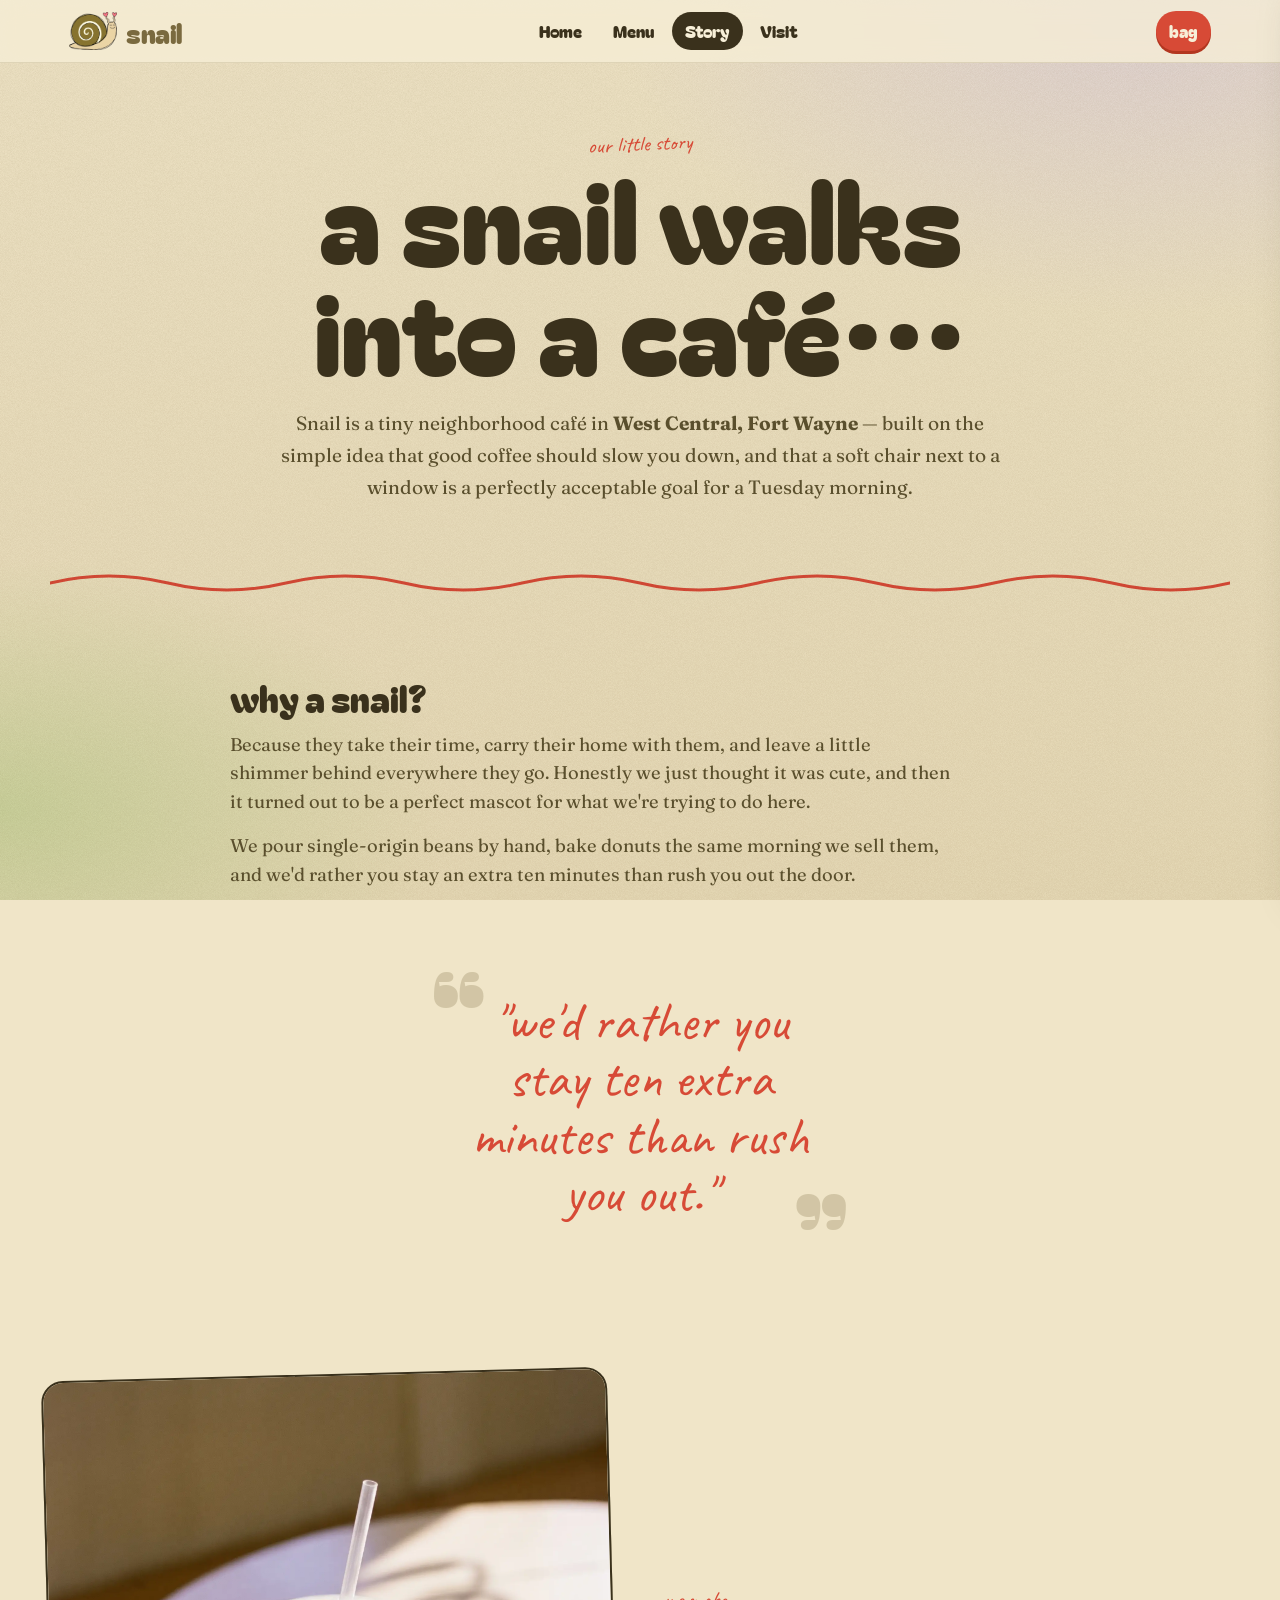
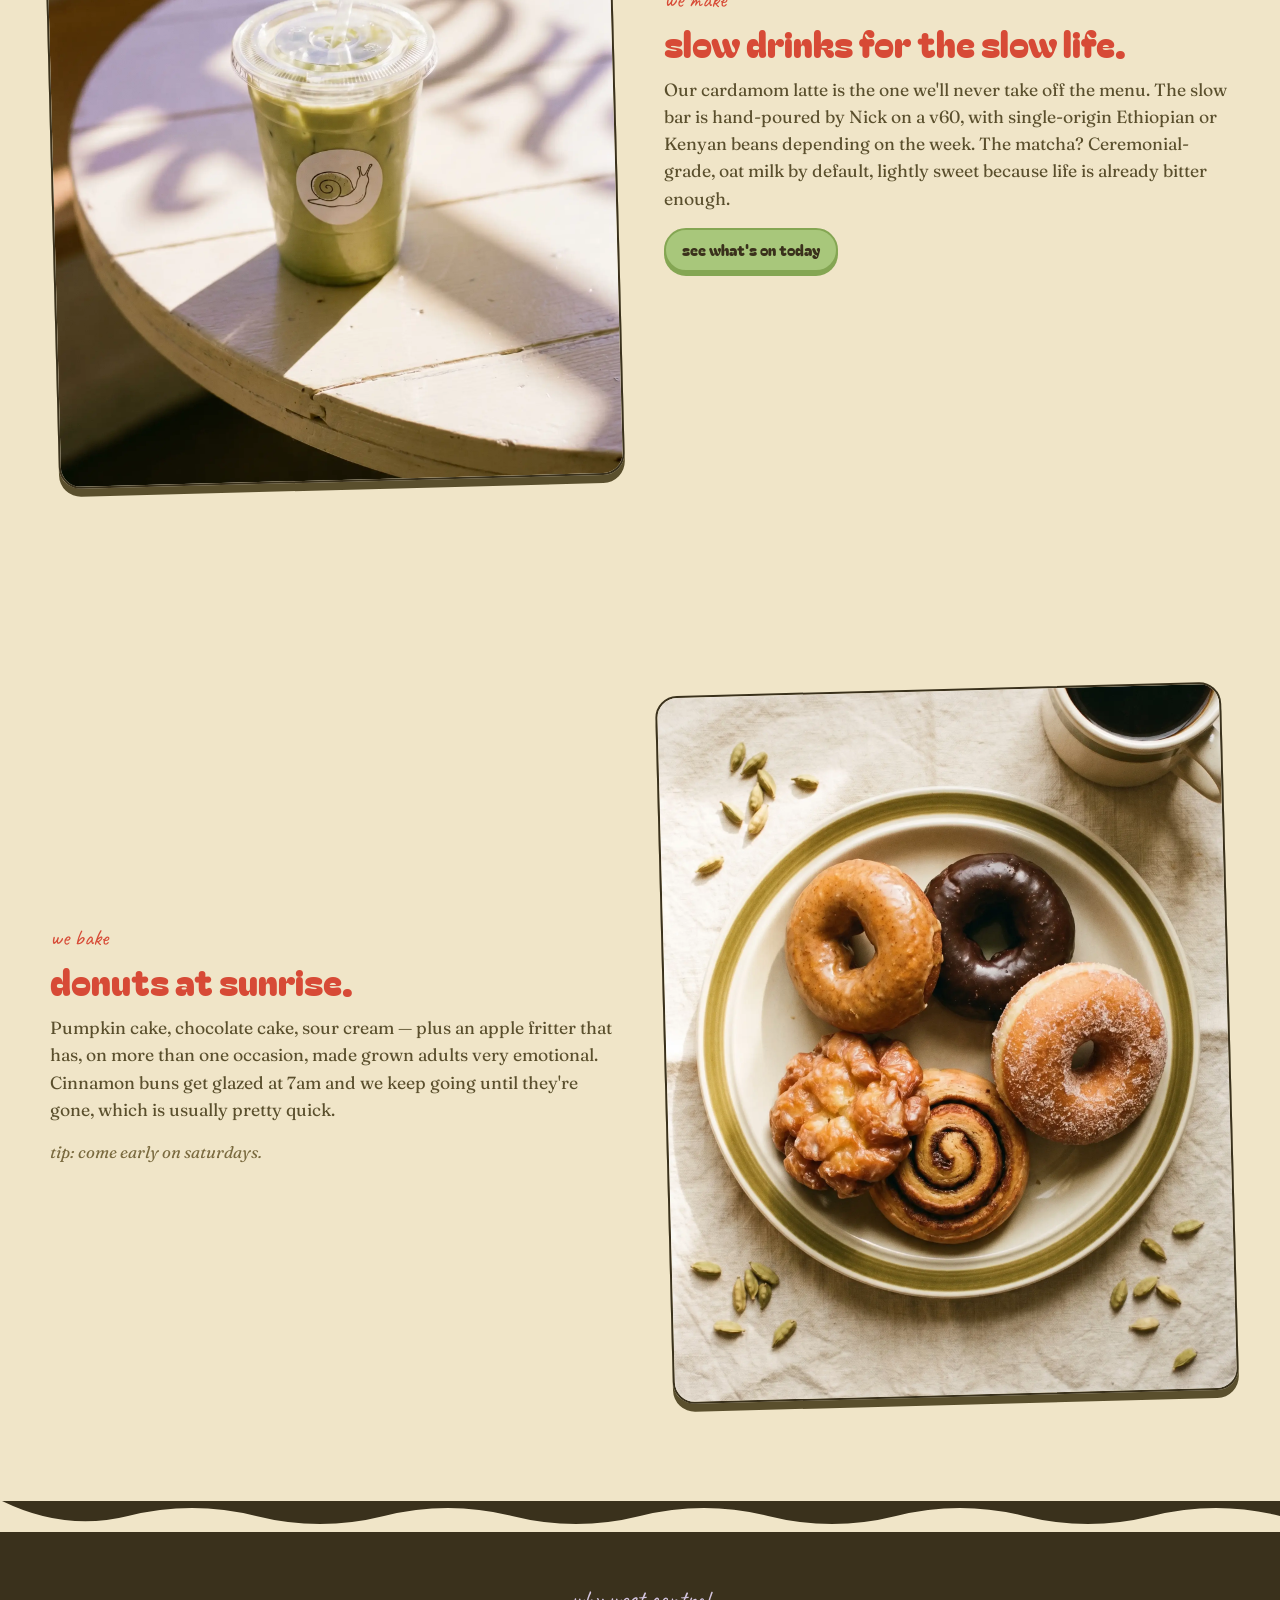
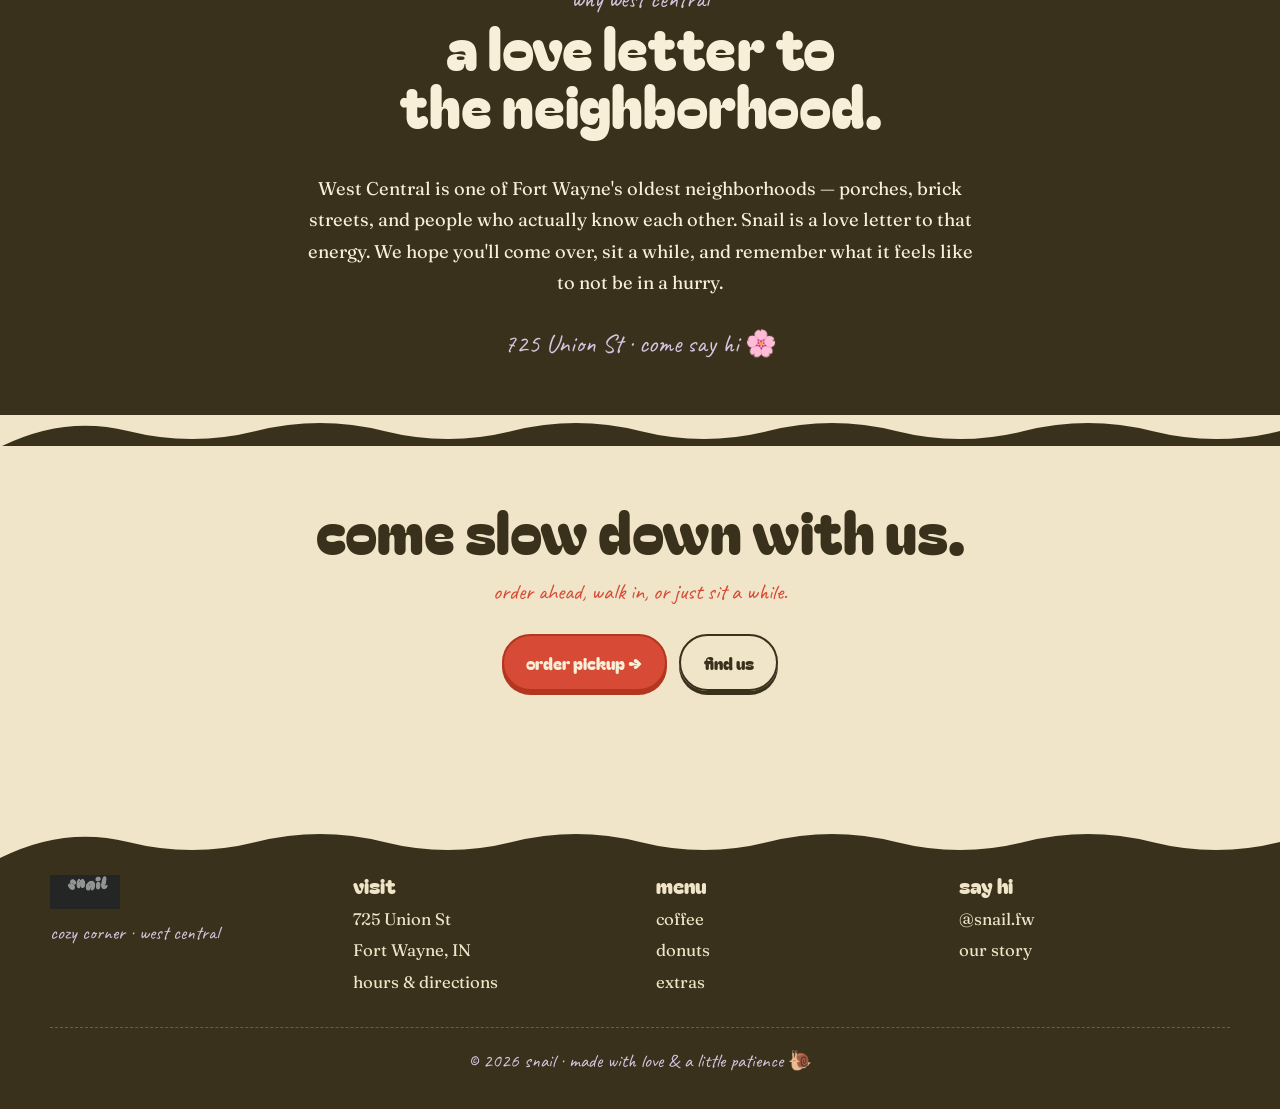
<file: story.html>
<!doctype html>
<html lang="en">
<head>
  <meta charset="utf-8">
  <meta name="viewport" content="width=device-width, initial-scale=1, viewport-fit=cover">
  <meta name="theme-color" content="#F0E5C8">
  <title>our story — snail · cozy café in west central, fort wayne</title>
  <meta name="description" content="The story behind snail — a cozy little café in West Central, Fort Wayne. Slow coffee, warm donuts, neighborhood love.">
  <link rel="icon" href="assets/img/snail-logo.png">
  <link rel="preconnect" href="https://fonts.googleapis.com">
  <link rel="preconnect" href="https://fonts.gstatic.com" crossorigin>
  <link href="https://fonts.googleapis.com/css2?family=Bagel+Fat+One&family=Caveat:wght@400;600;700&family=Fraunces:opsz,wght@9..144,400;9..144,500;9..144,700&display=swap" rel="stylesheet">
  <link rel="stylesheet" href="assets/css/base.css">
  <link rel="stylesheet" href="assets/css/components.css">
  <link rel="stylesheet" href="assets/css/pages.css">
</head>
<body>

<header class="nav" role="banner">
  <div class="wrap nav__row">
    <a class="nav__brand" href="index.html" aria-label="Snail home">
      <img src="assets/img/snail-nav.png" alt="">
      <span class="nav__brand-text">snail</span>
    </a>
    <nav class="nav__links" aria-label="Primary">
      <a class="nav__link" href="index.html">Home</a>
      <a class="nav__link" href="menu.html">Menu</a>
      <a class="nav__link" href="story.html">Story</a>
      <a class="nav__link" href="visit.html">Visit</a>
    </nav>
    <button class="nav__cart" data-cart-open aria-label="Open bag">
      <span>bag</span>
      <span class="nav__cart-count" data-cart-count style="display:none">0</span>
    </button>
  </div>
</header>

<section class="story-page__hero wrap-narrow" data-reveal>
  <span class="eyebrow">our little story</span>
  <h1>a snail walks<br>into a café…</h1>
  <p class="story-page__lead">
    Snail is a tiny neighborhood café in <strong>West Central, Fort Wayne</strong> — built on
    the simple idea that good coffee should slow you down, and that a soft chair next to a window
    is a perfectly acceptable goal for a Tuesday morning.
  </p>
</section>

<div class="wrap">
  <div class="squiggle" aria-hidden="true">
    <svg viewBox="0 0 1200 28" preserveAspectRatio="none">
      <path d="M0 14 Q60 0 120 14 T240 14 T360 14 T480 14 T600 14 T720 14 T840 14 T960 14 T1080 14 T1200 14"
            fill="none" stroke="currentColor" stroke-width="3" stroke-linecap="round"/>
    </svg>
  </div>
</div>

<section class="wrap-narrow section-tight">
  <div data-reveal>
    <h2 style="font-size:var(--fs-h3);margin-bottom:1rem;color:var(--olive-ink)">why a snail?</h2>
    <p style="font-size:1.15rem;color:var(--olive-deep);margin-bottom:1rem">
      Because they take their time, carry their home with them, and leave a little shimmer
      behind everywhere they go. Honestly we just thought it was cute, and then it turned out
      to be a perfect mascot for what we're trying to do here.
    </p>
    <p style="font-size:1.15rem;color:var(--olive-deep)">
      We pour single-origin beans by hand, bake donuts the same morning we sell them,
      and we'd rather you stay an extra ten minutes than rush you out the door.
    </p>
  </div>
</section>

<section class="wrap">
  <p class="story-page__pull" data-reveal>
    "we'd rather you stay ten extra minutes than rush you out."
  </p>
</section>

<section class="wrap section-tight">
  <div class="story-page__split">
    <figure data-reveal>
      <img src="assets/img/matcha.webp" alt="An iced matcha latte with a snail logo sticker on a sunlit wooden café table">
    </figure>
    <div data-reveal data-reveal-delay="1" style="align-self:center">
      <span class="hand" style="font-size:1.4rem">we make</span>
      <h3 style="font-size:var(--fs-h3);color:var(--brick);margin:.4rem 0 1rem">slow drinks for the slow life.</h3>
      <p style="font-size:1.1rem;color:var(--olive-deep);margin-bottom:1rem">
        Our cardamom latte is the one we'll never take off the menu. The slow bar is hand-poured
        by Nick on a v60, with single-origin Ethiopian or Kenyan beans depending on the week.
        The matcha? Ceremonial-grade, oat milk by default, lightly sweet because life is already
        bitter enough.
      </p>
      <a class="btn btn--matcha btn--small" href="menu.html">see what's on today</a>
    </div>
  </div>
</section>

<section class="wrap section-tight">
  <div class="story-page__split" style="grid-template-columns:1fr 1fr">
    <div data-reveal style="align-self:center">
      <span class="hand" style="font-size:1.4rem">we bake</span>
      <h3 style="font-size:var(--fs-h3);color:var(--brick);margin:.4rem 0 1rem">donuts at sunrise.</h3>
      <p style="font-size:1.1rem;color:var(--olive-deep);margin-bottom:1rem">
        Pumpkin cake, chocolate cake, sour cream — plus an apple fritter that has, on more than
        one occasion, made grown adults very emotional. Cinnamon buns get glazed at 7am
        and we keep going until they're gone, which is usually pretty quick.
      </p>
      <p style="font-style:italic;color:var(--olive)">tip: come early on saturdays.</p>
    </div>
    <figure data-reveal data-reveal-delay="1">
      <img src="assets/img/donuts.webp" alt="A plate of cake donuts, apple fritter, and cinnamon bun with cardamom pods scattered around">
    </figure>
  </div>
</section>

<!-- west central love -->
<section class="highlights">
  <div class="wrap">
    <div class="highlights__head">
      <span class="hand">why west central</span>
      <h2>a love letter to<br>the neighborhood.</h2>
    </div>
    <div style="max-width:680px;margin:0 auto;text-align:center;color:var(--paper);font-size:1.15rem;line-height:1.7">
      <p style="color:var(--paper);margin:0 auto;max-width:60ch">
        West Central is one of Fort Wayne's oldest neighborhoods — porches, brick streets,
        and people who actually know each other. Snail is a love letter to that energy.
        We hope you'll come over, sit a while, and remember what it feels like to not be
        in a hurry.
      </p>
      <p style="color:var(--lilac);margin-top:1.5rem;font-family:var(--font-hand);font-size:1.6rem">
        725 Union St · come say hi 🌸
      </p>
    </div>
  </div>
</section>

<section class="wrap section-tight" style="text-align:center">
  <h2 style="font-size:var(--fs-h2);color:var(--olive-ink);margin-bottom:1rem">come slow down with us.</h2>
  <p style="font-family:var(--font-hand);color:var(--brick);font-size:1.4rem;margin:0 auto 1.5rem">
    order ahead, walk in, or just sit a while.
  </p>
  <div style="display:flex;gap:.8rem;justify-content:center;flex-wrap:wrap">
    <a class="btn btn--brick" href="menu.html">order pickup →</a>
    <a class="btn btn--ghost" href="visit.html">find us</a>
  </div>
</section>

<footer class="footer">
  <div class="footer__grid">
    <div class="footer__brand">
      <img src="assets/img/snail-wordmark.png" alt="snail">
      <p style="margin-top:.6rem;color:var(--lilac);font-family:var(--font-hand);font-size:1.2rem">cozy corner · west central</p>
    </div>
    <div>
      <h4 class="footer__title">visit</h4>
      <div class="footer__list">
        <a>725 Union St</a>
        <a>Fort Wayne, IN</a>
        <a href="visit.html">hours & directions</a>
      </div>
    </div>
    <div>
      <h4 class="footer__title">menu</h4>
      <div class="footer__list">
        <a href="menu.html#coffee">coffee</a>
        <a href="menu.html#donuts">donuts</a>
        <a href="menu.html#extras">extras</a>
      </div>
    </div>
    <div>
      <h4 class="footer__title">say hi</h4>
      <div class="footer__list">
        <a href="https://instagram.com/snail.fw" target="_blank" rel="noopener">@snail.fw</a>
        <a href="story.html">our story</a>
      </div>
    </div>
  </div>
  <div class="footer__bottom">© 2026 snail · made with love & a little patience 🐌</div>
</footer>

<aside class="cart-drawer" data-cart-drawer aria-hidden="true">
  <div class="cart-drawer__scrim"></div>
  <div class="cart-drawer__panel">
    <div class="cart-drawer__header">
      <h2 class="cart-drawer__title">your bag 🐌</h2>
      <button class="cart-drawer__close" data-cart-close aria-label="Close bag">×</button>
    </div>
    <div class="cart-list" data-cart-list></div>
    <div class="cart-empty" data-cart-empty>
      <img src="assets/img/snail-logo.png" alt="">
      <p>nothing in the bag yet — go pick something cozy</p>
      <a class="btn btn--matcha btn--small" href="menu.html" style="margin-top:1rem">browse menu</a>
    </div>
    <div class="cart-foot">
      <div class="cart-total">
        <span>total <small>(pickup)</small></span>
        <span data-cart-total>$0.00</span>
      </div>
      <button class="btn btn--brick cart-checkout" data-cart-checkout>place pickup order →</button>
      <p style="text-align:center;margin-top:.7rem;font-family:var(--font-hand);color:var(--olive);font-size:1.05rem">order online, pick up at 725 union</p>
    </div>
  </div>
</aside>

<!-- Customize modal -->
<div class="modal" data-modal hidden role="dialog" aria-modal="true" aria-labelledby="modal-title-s">
  <div class="modal__scrim" data-modal-close></div>
  <div class="modal__panel">
    <header class="modal__header">
      <h2 id="modal-title-s" data-modal-title>customize</h2>
      <button class="modal__close" type="button" data-modal-close aria-label="Close">×</button>
    </header>
    <p class="modal__desc" data-modal-desc></p>
    <div data-modal-groups></div>
    <footer class="modal__footer">
      <div class="modal__total"><span>total</span> <span data-modal-total>$0.00</span></div>
      <div class="modal__buttons">
        <button class="modal__remove" type="button" data-modal-remove style="display:none">remove from bag</button>
        <button class="btn btn--brick modal__add" type="button" data-modal-confirm>add to bag</button>
      </div>
    </footer>
  </div>
</div>

<div class="toast" data-toast role="status" aria-live="polite"></div>

<script src="assets/js/customize.js"></script>
<script src="assets/js/cart.js"></script>
<script src="assets/js/main.js"></script>
</body>
</html>
</file>
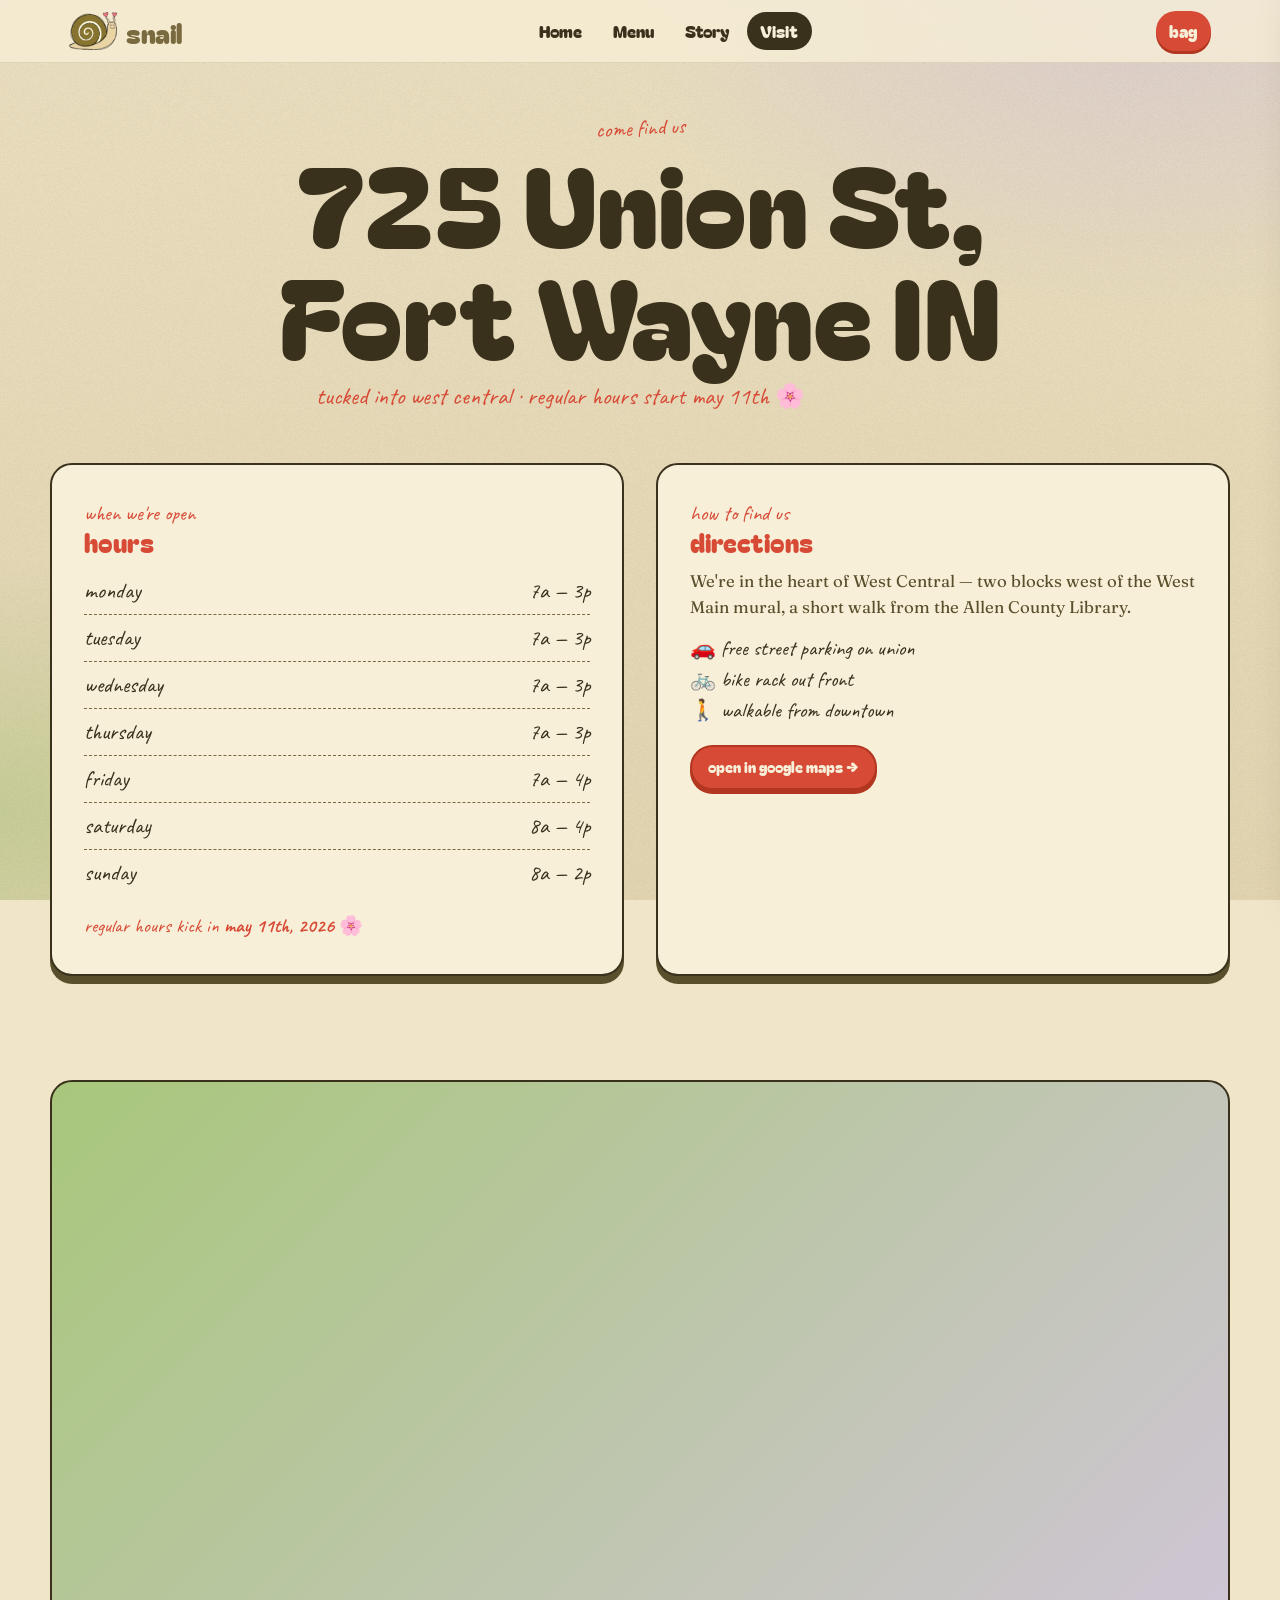
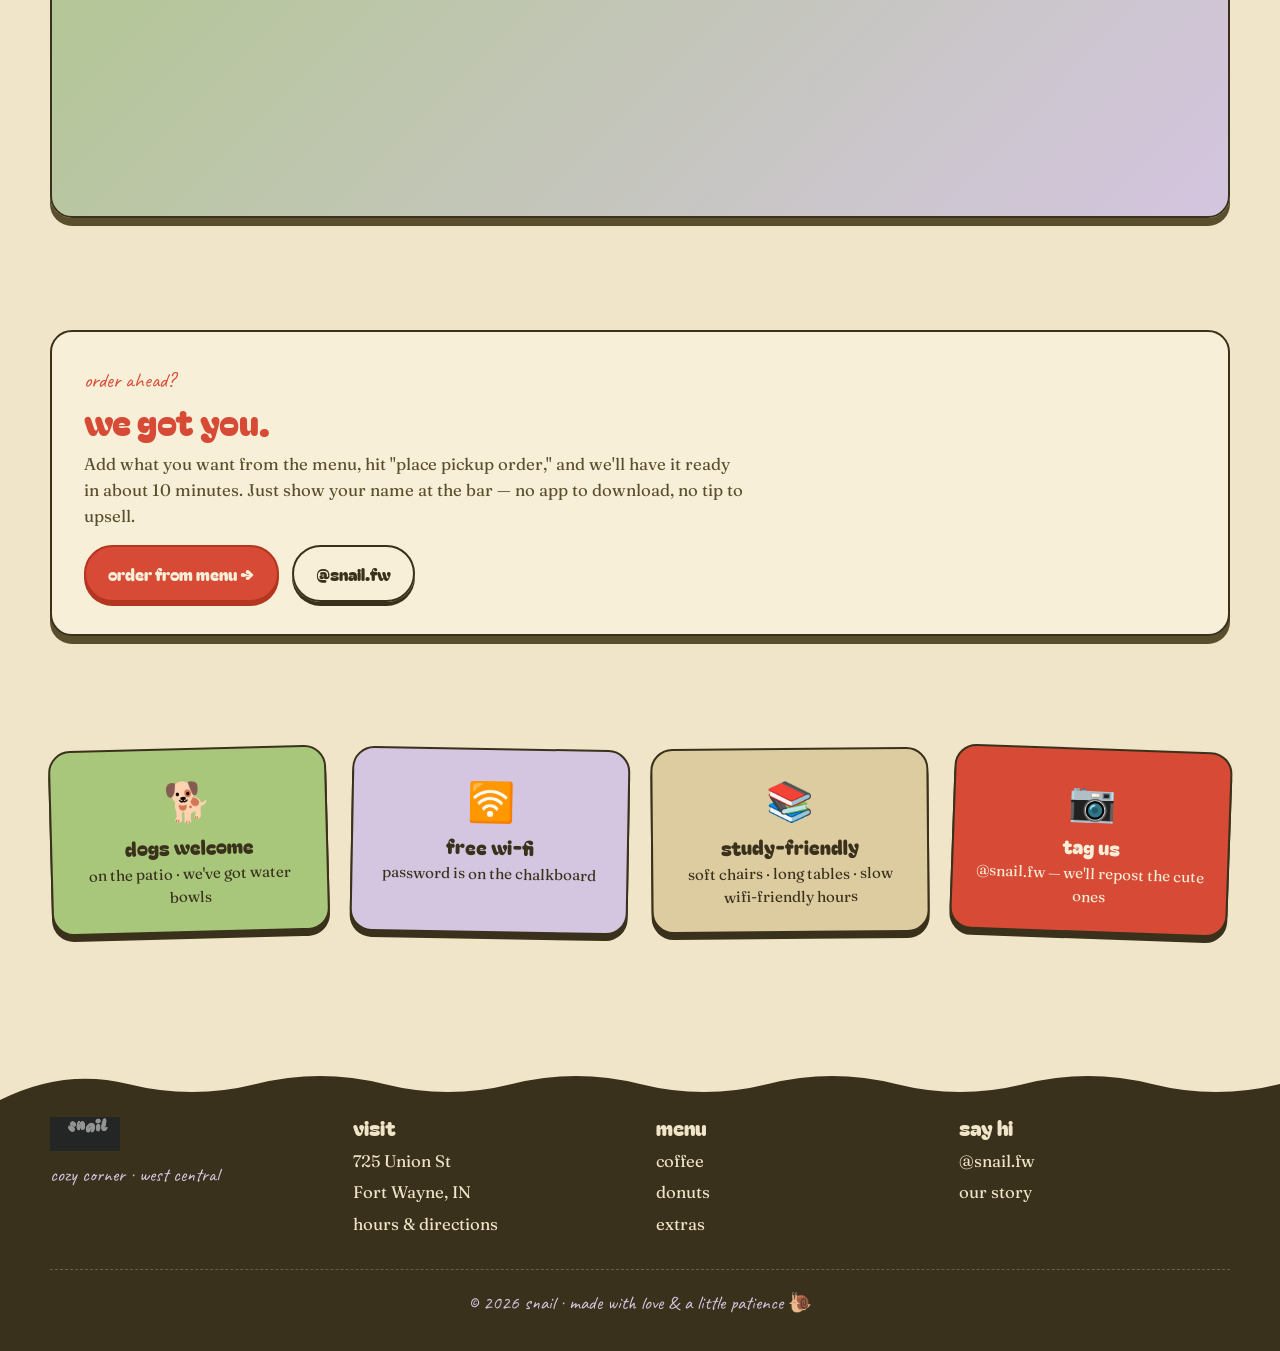
<file: visit.html>
<!doctype html>
<html lang="en">
<head>
  <meta charset="utf-8">
  <meta name="viewport" content="width=device-width, initial-scale=1, viewport-fit=cover">
  <meta name="theme-color" content="#F0E5C8">
  <title>visit — snail · 725 union st, fort wayne</title>
  <meta name="description" content="Find snail at 725 Union St in West Central, Fort Wayne. Hours, parking, directions, and how to order ahead for pickup.">
  <link rel="icon" href="assets/img/snail-logo.png">
  <link rel="preconnect" href="https://fonts.googleapis.com">
  <link rel="preconnect" href="https://fonts.gstatic.com" crossorigin>
  <link href="https://fonts.googleapis.com/css2?family=Bagel+Fat+One&family=Caveat:wght@400;600;700&family=Fraunces:opsz,wght@9..144,400;9..144,500;9..144,700&display=swap" rel="stylesheet">
  <link rel="stylesheet" href="assets/css/base.css">
  <link rel="stylesheet" href="assets/css/components.css">
  <link rel="stylesheet" href="assets/css/pages.css">
</head>
<body>

<header class="nav" role="banner">
  <div class="wrap nav__row">
    <a class="nav__brand" href="index.html" aria-label="Snail home">
      <img src="assets/img/snail-nav.png" alt="">
      <span class="nav__brand-text">snail</span>
    </a>
    <nav class="nav__links" aria-label="Primary">
      <a class="nav__link" href="index.html">Home</a>
      <a class="nav__link" href="menu.html">Menu</a>
      <a class="nav__link" href="story.html">Story</a>
      <a class="nav__link" href="visit.html">Visit</a>
    </nav>
    <button class="nav__cart" data-cart-open aria-label="Open bag">
      <span>bag</span>
      <span class="nav__cart-count" data-cart-count style="display:none">0</span>
    </button>
  </div>
</header>

<section class="visit-hero wrap-narrow" data-reveal>
  <span class="eyebrow">come find us</span>
  <h1>725 Union St,<br>Fort Wayne IN</h1>
  <p class="hand" style="margin-top:.6rem">tucked into west central · regular hours start may 11th 🌸</p>
</section>

<section class="wrap">
  <div class="visit-grid">
    <div class="visit-card" data-reveal>
      <span class="hand" style="font-size:1.3rem">when we're open</span>
      <h3>hours</h3>
      <ul class="hours-list">
        <li><span>monday</span><span>7a — 3p</span></li>
        <li><span>tuesday</span><span>7a — 3p</span></li>
        <li><span>wednesday</span><span>7a — 3p</span></li>
        <li><span>thursday</span><span>7a — 3p</span></li>
        <li><span>friday</span><span>7a — 4p</span></li>
        <li><span>saturday</span><span>8a — 4p</span></li>
        <li><span>sunday</span><span>8a — 2p</span></li>
      </ul>
      <p style="margin-top:1rem;font-family:var(--font-hand);font-size:1.2rem;color:var(--brick)">
        regular hours kick in <strong>may 11th, 2026</strong> 🌸
      </p>
    </div>

    <div class="visit-card" data-reveal data-reveal-delay="1">
      <span class="hand" style="font-size:1.3rem">how to find us</span>
      <h3>directions</h3>
      <p style="color:var(--olive-deep);margin-bottom:.8rem">
        We're in the heart of West Central — two blocks west of the West Main mural,
        a short walk from the Allen County Library.
      </p>
      <p style="font-family:var(--font-hand);font-size:1.3rem;color:var(--olive-ink);line-height:1.5">
        🚗 free street parking on union<br>
        🚲 bike rack out front<br>
        🚶 walkable from downtown
      </p>
      <a class="btn btn--brick btn--small"
         style="margin-top:1.2rem"
         href="https://www.google.com/maps/dir/?api=1&destination=725+Union+St+Fort+Wayne+IN+46802"
         target="_blank" rel="noopener">open in google maps →</a>
    </div>
  </div>
</section>

<section class="wrap section-tight">
  <div class="visit-map" data-reveal>
    <iframe
      title="Map to 725 Union St, Fort Wayne, IN"
      loading="lazy"
      referrerpolicy="no-referrer-when-downgrade"
      src="https://www.google.com/maps?q=725+Union+St+Fort+Wayne+IN&output=embed"></iframe>
  </div>
</section>

<section class="wrap section-tight">
  <div data-reveal style="background:var(--paper);border:2px solid var(--olive-ink);border-radius:var(--r-card);padding:2rem;box-shadow:0 8px 0 var(--olive-deep)">
    <span class="hand" style="font-size:1.3rem">order ahead?</span>
    <h2 style="font-size:var(--fs-h3);color:var(--brick);margin:.4rem 0 .8rem">we got you.</h2>
    <p style="color:var(--olive-deep);margin-bottom:1rem">
      Add what you want from the menu, hit "place pickup order," and we'll have it ready in
      about 10 minutes. Just show your name at the bar — no app to download, no tip to upsell.
    </p>
    <div style="display:flex;gap:.8rem;flex-wrap:wrap">
      <a class="btn btn--brick" href="menu.html">order from menu →</a>
      <a class="btn btn--ghost" href="https://instagram.com/snail.fw" target="_blank" rel="noopener">@snail.fw</a>
    </div>
  </div>
</section>

<section class="wrap section-tight">
  <div style="display:grid;grid-template-columns:repeat(auto-fit,minmax(220px,1fr));gap:1.4rem">
    <div data-reveal style="text-align:center;padding:1.4rem;background:var(--matcha);border-radius:var(--r-card);transform:rotate(-1.5deg);border:2px solid var(--olive-ink);box-shadow:0 6px 0 var(--olive-ink)">
      <div style="font-size:2.4rem;margin-bottom:.3rem">🐕</div>
      <h4 style="font-family:var(--font-display);color:var(--olive-ink);font-size:1.25rem;margin-bottom:.3rem">dogs welcome</h4>
      <p style="color:var(--olive-ink);font-size:.95rem">on the patio · we've got water bowls</p>
    </div>
    <div data-reveal data-reveal-delay="1" style="text-align:center;padding:1.4rem;background:var(--lilac);border-radius:var(--r-card);transform:rotate(1deg);border:2px solid var(--olive-ink);box-shadow:0 6px 0 var(--olive-ink)">
      <div style="font-size:2.4rem;margin-bottom:.3rem">🛜</div>
      <h4 style="font-family:var(--font-display);color:var(--olive-ink);font-size:1.25rem;margin-bottom:.3rem">free wi-fi</h4>
      <p style="color:var(--olive-ink);font-size:.95rem">password is on the chalkboard</p>
    </div>
    <div data-reveal data-reveal-delay="2" style="text-align:center;padding:1.4rem;background:var(--cream-3);border-radius:var(--r-card);transform:rotate(-.5deg);border:2px solid var(--olive-ink);box-shadow:0 6px 0 var(--olive-ink)">
      <div style="font-size:2.4rem;margin-bottom:.3rem">📚</div>
      <h4 style="font-family:var(--font-display);color:var(--olive-ink);font-size:1.25rem;margin-bottom:.3rem">study-friendly</h4>
      <p style="color:var(--olive-ink);font-size:.95rem">soft chairs · long tables · slow wifi-friendly hours</p>
    </div>
    <div data-reveal data-reveal-delay="3" style="text-align:center;padding:1.4rem;background:var(--brick);color:var(--paper);border-radius:var(--r-card);transform:rotate(2deg);border:2px solid var(--olive-ink);box-shadow:0 6px 0 var(--olive-ink)">
      <div style="font-size:2.4rem;margin-bottom:.3rem">📷</div>
      <h4 style="font-family:var(--font-display);color:var(--paper);font-size:1.25rem;margin-bottom:.3rem">tag us</h4>
      <p style="color:var(--paper);font-size:.95rem">@snail.fw — we'll repost the cute ones</p>
    </div>
  </div>
</section>

<footer class="footer">
  <div class="footer__grid">
    <div class="footer__brand">
      <img src="assets/img/snail-wordmark.png" alt="snail">
      <p style="margin-top:.6rem;color:var(--lilac);font-family:var(--font-hand);font-size:1.2rem">cozy corner · west central</p>
    </div>
    <div>
      <h4 class="footer__title">visit</h4>
      <div class="footer__list">
        <a>725 Union St</a>
        <a>Fort Wayne, IN</a>
        <a href="visit.html">hours & directions</a>
      </div>
    </div>
    <div>
      <h4 class="footer__title">menu</h4>
      <div class="footer__list">
        <a href="menu.html#coffee">coffee</a>
        <a href="menu.html#donuts">donuts</a>
        <a href="menu.html#extras">extras</a>
      </div>
    </div>
    <div>
      <h4 class="footer__title">say hi</h4>
      <div class="footer__list">
        <a href="https://instagram.com/snail.fw" target="_blank" rel="noopener">@snail.fw</a>
        <a href="story.html">our story</a>
      </div>
    </div>
  </div>
  <div class="footer__bottom">© 2026 snail · made with love & a little patience 🐌</div>
</footer>

<aside class="cart-drawer" data-cart-drawer aria-hidden="true">
  <div class="cart-drawer__scrim"></div>
  <div class="cart-drawer__panel">
    <div class="cart-drawer__header">
      <h2 class="cart-drawer__title">your bag 🐌</h2>
      <button class="cart-drawer__close" data-cart-close aria-label="Close bag">×</button>
    </div>
    <div class="cart-list" data-cart-list></div>
    <div class="cart-empty" data-cart-empty>
      <img src="assets/img/snail-logo.png" alt="">
      <p>nothing in the bag yet — go pick something cozy</p>
      <a class="btn btn--matcha btn--small" href="menu.html" style="margin-top:1rem">browse menu</a>
    </div>
    <div class="cart-foot">
      <div class="cart-total">
        <span>total <small>(pickup)</small></span>
        <span data-cart-total>$0.00</span>
      </div>
      <button class="btn btn--brick cart-checkout" data-cart-checkout>place pickup order →</button>
      <p style="text-align:center;margin-top:.7rem;font-family:var(--font-hand);color:var(--olive);font-size:1.05rem">order online, pick up at 725 union</p>
    </div>
  </div>
</aside>

<!-- Customize modal -->
<div class="modal" data-modal hidden role="dialog" aria-modal="true" aria-labelledby="modal-title-v">
  <div class="modal__scrim" data-modal-close></div>
  <div class="modal__panel">
    <header class="modal__header">
      <h2 id="modal-title-v" data-modal-title>customize</h2>
      <button class="modal__close" type="button" data-modal-close aria-label="Close">×</button>
    </header>
    <p class="modal__desc" data-modal-desc></p>
    <div data-modal-groups></div>
    <footer class="modal__footer">
      <div class="modal__total"><span>total</span> <span data-modal-total>$0.00</span></div>
      <div class="modal__buttons">
        <button class="modal__remove" type="button" data-modal-remove style="display:none">remove from bag</button>
        <button class="btn btn--brick modal__add" type="button" data-modal-confirm>add to bag</button>
      </div>
    </footer>
  </div>
</div>

<div class="toast" data-toast role="status" aria-live="polite"></div>

<script src="assets/js/customize.js"></script>
<script src="assets/js/cart.js"></script>
<script src="assets/js/main.js"></script>
</body>
</html>
</file>
<file: assets/css/base.css>
/* =========================================================
   SNAIL — Base + Tokens
   "Indie sketchbook café": warm, hand-drawn, asymmetric
   ========================================================= */

:root {
  /* Colors — pulled from the brand assets */
  --cream:        #F0E5C8;
  --cream-2:      #E8DBB8;
  --cream-3:      #DCCCA0;
  --paper:        #F7EFD8;
  --olive:        #7A6A3F;
  --olive-deep:   #5A4F2D;
  --olive-ink:    #3A311C;
  --matcha:       #A8C77B;
  --matcha-deep:  #84A653;
  --lilac:        #D4C5E0;
  --lilac-deep:   #B69BCC;
  --brick:        #D74A36;
  --brick-deep:   #B33620;
  --charcoal:     #2A2118;
  --bone:         #FBF6E8;

  /* Type */
  --font-display: 'Bagel Fat One', 'Lilita One', system-ui, sans-serif;
  --font-body:    'Fraunces', 'Iowan Old Style', Georgia, serif;
  --font-hand:    'Caveat', 'Comic Sans MS', cursive;

  /* Sizing */
  --fs-eyebrow: 0.78rem;
  --fs-body:    1.05rem;
  --fs-lead:    1.25rem;
  --fs-h6:      1.15rem;
  --fs-h5:      1.4rem;
  --fs-h4:      1.75rem;
  --fs-h3:      2.25rem;
  --fs-h2:      clamp(2.4rem, 5vw, 3.6rem);
  --fs-h1:      clamp(3rem, 9vw, 7rem);
  --fs-mega:    clamp(4.5rem, 14vw, 11rem);

  /* Spacing */
  --gap-1: .35rem;
  --gap-2: .7rem;
  --gap-3: 1.1rem;
  --gap-4: 1.6rem;
  --gap-5: 2.4rem;
  --gap-6: 3.5rem;
  --gap-7: 5rem;
  --gap-8: 7rem;

  /* Radii */
  --r-blob: 38% 62% 55% 45% / 50% 38% 62% 50%;
  --r-blob-2: 64% 36% 28% 72% / 42% 64% 36% 58%;
  --r-pill: 999px;
  --r-card: 22px;

  /* Shadows */
  --sh-paper:   0 1px 0 rgba(58,49,28,.06), 0 12px 22px -10px rgba(58,49,28,.18);
  --sh-pop:     0 6px 0 var(--olive-ink);
  --sh-pop-sm:  0 4px 0 var(--olive-ink);
  --sh-pop-lilac: 0 6px 0 var(--lilac-deep);

  /* Motion */
  --ease-bouncy: cubic-bezier(.34,1.56,.64,1);
  --ease-soft:   cubic-bezier(.4,.05,.2,1);
}

/* Reset */
*, *::before, *::after { box-sizing: border-box; margin: 0; padding: 0; }
html { scroll-behavior: smooth; -webkit-text-size-adjust: 100%; }
body {
  font-family: var(--font-body);
  font-size: var(--fs-body);
  font-optical-sizing: auto;
  line-height: 1.55;
  color: var(--charcoal);
  background: var(--cream);
  overflow-x: hidden; /* hard guard against side-scroll on mobile */
  min-height: 100vh;
  position: relative;
}
img, svg, video { display: block; max-width: 100%; height: auto; }
button { font: inherit; cursor: pointer; border: 0; background: none; color: inherit; }
a { color: inherit; text-decoration: none; }
ul { list-style: none; }
input, textarea, select { font: inherit; color: inherit; }

/* Page paper grain — SVG fractal noise via data-URI */
body::before {
  content: "";
  position: fixed; inset: 0; z-index: 0; pointer-events: none;
  opacity: .35; mix-blend-mode: multiply;
  background-image: url("data:image/svg+xml;utf8,<svg xmlns='http://www.w3.org/2000/svg' width='240' height='240'><filter id='n'><feTurbulence type='fractalNoise' baseFrequency='1.4' numOctaves='2' stitchTiles='stitch'/><feColorMatrix values='0 0 0 0 0.36 0 0 0 0 0.30 0 0 0 0 0.18 0 0 0 0.55 0'/></filter><rect width='100%' height='100%' filter='url(%23n)'/></svg>");
}

/* Subtle warm wash gradient behind everything */
body::after {
  content: "";
  position: fixed; inset: 0; z-index: -1; pointer-events: none;
  background:
    radial-gradient(60% 50% at 90% 0%, rgba(212,197,224,.55), transparent 70%),
    radial-gradient(50% 40% at 0% 90%, rgba(168,199,123,.45), transparent 70%),
    linear-gradient(180deg, var(--cream) 0%, var(--cream-2) 100%);
}

main, section, header, footer, nav { position: relative; z-index: 1; }

/* Typography presets */
.eyebrow {
  font-family: var(--font-hand);
  font-size: 1.35rem;
  color: var(--brick);
  transform: rotate(-2.5deg);
  display: inline-block;
}
.display {
  font-family: var(--font-display);
  font-weight: 400;
  letter-spacing: -.01em;
  line-height: .92;
  color: var(--olive);
}
.hand {
  font-family: var(--font-hand);
  color: var(--brick);
}
h1, h2, h3, h4 { font-family: var(--font-display); font-weight: 400; line-height: 1; color: var(--olive-ink); }
h1 { font-size: var(--fs-h1); }
h2 { font-size: var(--fs-h2); }
h3 { font-size: var(--fs-h3); }
h4 { font-size: var(--fs-h4); }
p { max-width: 60ch; }

/* Layout helpers */
.wrap { width: min(1180px, 100% - 2.4rem); margin-inline: auto; }
.wrap-narrow { width: min(820px, 100% - 2.4rem); margin-inline: auto; }
.section { padding-block: var(--gap-7); }
.section-tight { padding-block: var(--gap-6); }

/* Selection */
::selection { background: var(--matcha); color: var(--olive-ink); }

/* Focus rings — visible & on-brand */
:focus-visible {
  outline: 3px dashed var(--brick);
  outline-offset: 3px;
  border-radius: 6px;
}

/* Reveal on scroll */
[data-reveal] {
  opacity: 0;
  transform: translateY(28px);
  transition: opacity .8s var(--ease-soft), transform .8s var(--ease-bouncy);
}
[data-reveal].is-revealed { opacity: 1; transform: none; }
[data-reveal][data-reveal-delay="1"] { transition-delay: .1s; }
[data-reveal][data-reveal-delay="2"] { transition-delay: .2s; }
[data-reveal][data-reveal-delay="3"] { transition-delay: .3s; }
[data-reveal][data-reveal-delay="4"] { transition-delay: .4s; }

/* Reduced motion */
@media (prefers-reduced-motion: reduce) {
  *, *::before, *::after {
    animation-duration: 0.01ms !important;
    animation-iteration-count: 1 !important;
    transition-duration: 0.01ms !important;
    scroll-behavior: auto !important;
  }
}
</file>
<file: assets/css/components.css>
/* =========================================================
   Components
   ========================================================= */

/* ---------- NAV — persistent top, no hamburger ---------- */
.nav {
  position: sticky;
  top: 0;
  z-index: 50;
  backdrop-filter: blur(10px) saturate(120%);
  -webkit-backdrop-filter: blur(10px) saturate(120%);
  background: rgba(247,239,216,.78);
  border-bottom: 1.5px solid rgba(122,106,63,.18);
}
.nav__row {
  display: grid;
  grid-template-columns: auto 1fr auto;
  align-items: center;
  gap: 1rem;
  padding: .65rem 1.2rem;
}
.nav__brand {
  display: inline-flex; align-items: center; gap: .55rem;
  text-decoration: none;
  flex-shrink: 0;
}
.nav__brand img { height: 38px; width: auto; }
.nav__brand-text {
  font-family: var(--font-display);
  font-size: 1.7rem;
  color: var(--olive);
  letter-spacing: -.02em;
  line-height: 1;
  margin-top: 4px;
}
.nav__links {
  display: flex; align-items: center; gap: .25rem;
  justify-content: center;
  overflow-x: auto;
  scrollbar-width: none;
  scroll-snap-type: x proximity;
  padding: 2px 0;
}
.nav__links::-webkit-scrollbar { display: none; }
.nav__link {
  font-family: var(--font-display);
  font-size: 1.05rem;
  color: var(--olive-ink);
  padding: .35rem .85rem;
  border-radius: var(--r-pill);
  white-space: nowrap;
  scroll-snap-align: center;
  transition: background .25s var(--ease-soft), color .25s var(--ease-soft), transform .35s var(--ease-bouncy);
}
.nav__link:hover { background: var(--matcha); color: var(--olive-ink); transform: rotate(-2deg); }
.nav__link.is-active {
  background: var(--olive-ink);
  color: var(--paper);
}
.nav__link.is-active:hover { transform: rotate(-1.5deg); }

.nav__cart {
  display: inline-flex; align-items: center; gap: .4rem;
  padding: .45rem .85rem;
  background: var(--brick);
  color: var(--paper);
  border-radius: var(--r-pill);
  font-family: var(--font-display);
  box-shadow: 0 3px 0 var(--brick-deep);
  transition: transform .25s var(--ease-bouncy);
  flex-shrink: 0;
}
.nav__cart:hover { transform: translateY(-2px) rotate(-2deg); }
.nav__cart:active { transform: translateY(1px); box-shadow: 0 1px 0 var(--brick-deep); }
.nav__cart-count {
  display: inline-grid; place-items: center;
  min-width: 22px; height: 22px;
  border-radius: var(--r-pill);
  background: var(--paper); color: var(--brick);
  font-size: .85rem; font-weight: 700;
  padding: 0 6px;
}

/* MOBILE NAV: 2-row sticky-note layout */
@media (max-width: 720px) {
  .nav__row {
    grid-template-columns: 1fr auto;
    grid-template-rows: auto auto;
    grid-template-areas:
      "brand cart"
      "links links";
    padding: .55rem .8rem .7rem;
    gap: .55rem .8rem;
    row-gap: .65rem;
  }
  .nav__brand { grid-area: brand; }
  .nav__cart  { grid-area: cart;  }
  .nav__links {
    grid-area: links;
    display: grid;
    grid-template-columns: repeat(4, 1fr);
    gap: .4rem;
    overflow: visible;
    padding: 2px 0;
  }
  .nav__brand img { height: 36px; width: auto; }
  .nav__brand-text { font-size: 1.5rem; }
  .nav__link {
    font-size: .95rem;
    padding: .55rem .35rem;
    text-align: center;
    border-radius: 14px;
    border: 2px solid var(--olive-ink);
    box-shadow: 0 3px 0 var(--olive-ink);
    background: var(--paper);
  }
  /* Sticky-note color rotation */
  .nav__link:nth-child(1) { background: var(--matcha);  transform: rotate(-2deg);  }
  .nav__link:nth-child(2) { background: var(--lilac);   transform: rotate(1.5deg); }
  .nav__link:nth-child(3) { background: var(--cream-3); transform: rotate(-1.5deg);}
  .nav__link:nth-child(4) { background: var(--brick); color: var(--paper); transform: rotate(2deg); border-color: var(--olive-ink); }
  .nav__link:hover, .nav__link:active {
    transform: rotate(0deg) translateY(-2px);
    box-shadow: 0 5px 0 var(--olive-ink);
  }
  .nav__link.is-active {
    background: var(--olive-ink) !important;
    color: var(--paper) !important;
    transform: rotate(-1deg) scale(1.03);
    box-shadow: 0 3px 0 var(--brick);
  }
  .nav__cart { padding: .5rem .9rem; font-size: 1rem; }
}
@media (max-width: 420px) {
  .nav__brand-text { font-size: 1.3rem; }
  .nav__link { font-size: .85rem; padding: .5rem .25rem; }
}

/* ---------- BUTTONS ---------- */
.btn {
  display: inline-flex; align-items: center; gap: .5rem;
  font-family: var(--font-display);
  font-size: 1.05rem;
  padding: .85rem 1.4rem;
  border-radius: var(--r-pill);
  background: var(--olive-ink);
  color: var(--paper);
  box-shadow: var(--sh-pop-sm);
  transition: transform .2s var(--ease-bouncy), box-shadow .2s var(--ease-bouncy);
  border: 2px solid var(--olive-ink);
}
.btn:hover { transform: translateY(-3px) rotate(-1.5deg); box-shadow: 0 7px 0 var(--olive-ink); }
.btn:active { transform: translateY(2px); box-shadow: 0 2px 0 var(--olive-ink); }

.btn--brick { background: var(--brick); border-color: var(--brick-deep); box-shadow: 0 4px 0 var(--brick-deep); }
.btn--brick:hover { box-shadow: 0 7px 0 var(--brick-deep); }
.btn--brick:active { box-shadow: 0 2px 0 var(--brick-deep); }

.btn--matcha { background: var(--matcha); color: var(--olive-ink); border-color: var(--matcha-deep); box-shadow: 0 4px 0 var(--matcha-deep); }
.btn--matcha:hover { box-shadow: 0 7px 0 var(--matcha-deep); }
.btn--matcha:active { box-shadow: 0 2px 0 var(--matcha-deep); }

.btn--ghost { background: transparent; color: var(--olive-ink); border: 2px solid var(--olive-ink); box-shadow: 0 4px 0 var(--olive-ink); }
.btn--ghost:hover { background: var(--paper); }

.btn--small { font-size: .92rem; padding: .55rem 1rem; }

/* ---------- DIVIDERS / SQUIGGLES ---------- */
.squiggle {
  display: block;
  width: 100%;
  height: 28px;
  color: var(--brick);
  margin-block: var(--gap-4);
}
.squiggle svg { width: 100%; height: 100%; display: block; }

/* ---------- POLAROID CARD ---------- */
.polaroid {
  background: var(--paper);
  padding: 14px 14px 22px;
  border-radius: 4px;
  box-shadow: 0 2px 1px rgba(58,49,28,.08), 0 18px 28px -14px rgba(58,49,28,.35);
  position: relative;
}
.polaroid img {
  width: 100%; aspect-ratio: 4/5; object-fit: cover;
  border-radius: 2px;
  background: var(--cream-3);
}
.polaroid figcaption {
  margin-top: 14px;
  font-family: var(--font-hand);
  font-size: 1.4rem;
  color: var(--brick);
  text-align: center;
  transform: rotate(-1deg);
}
.polaroid--tilt-l { transform: rotate(-3deg); }
.polaroid--tilt-r { transform: rotate(2.5deg); }
.polaroid--tilt-c { transform: rotate(-.8deg); }

/* ---------- MENU ITEM CARD ---------- */
.item-card {
  background: var(--paper);
  border: 2px solid var(--olive-ink);
  border-radius: var(--r-card);
  padding: 1.25rem 1.25rem 1.1rem;
  display: grid;
  grid-template-rows: auto 1fr auto;
  gap: .55rem;
  position: relative;
  box-shadow: 0 6px 0 var(--olive-ink);
  transition: transform .35s var(--ease-bouncy), box-shadow .35s var(--ease-bouncy);
}
.item-card:hover {
  transform: translate(-3px, -5px) rotate(-1deg);
  box-shadow: 0 10px 0 var(--olive-ink);
}
.item-card__name {
  font-family: var(--font-display);
  font-size: 1.5rem;
  color: var(--brick);
  line-height: 1;
}
.item-card__desc {
  font-size: .98rem;
  color: var(--olive-deep);
  font-style: italic;
  font-variation-settings: "opsz" 10;
}
.item-card__row {
  display: flex; align-items: center; justify-content: space-between;
  margin-top: .4rem;
}
.item-card__price {
  font-family: var(--font-display);
  font-size: 1.4rem;
  color: var(--olive-ink);
}
.item-card__add {
  display: inline-flex; align-items: center; gap: .35rem;
  background: var(--olive-ink); color: var(--paper);
  padding: .45rem .9rem;
  border-radius: var(--r-pill);
  font-family: var(--font-display);
  font-size: .92rem;
  transition: transform .2s var(--ease-bouncy), background .2s;
}
.item-card__add:hover { background: var(--brick); transform: rotate(-2deg) scale(1.04); }
.item-card__add.is-added {
  background: var(--matcha); color: var(--olive-ink);
}

.item-card__sticker {
  position: absolute;
  top: -14px; right: -10px;
  background: var(--lilac);
  color: var(--olive-ink);
  font-family: var(--font-hand);
  font-size: 1.05rem;
  padding: .25rem .65rem;
  border-radius: var(--r-blob-2);
  border: 1.5px solid var(--olive-ink);
  transform: rotate(8deg);
}

/* ---------- CART DRAWER ---------- */
.cart-drawer {
  position: fixed; inset: 0;
  display: grid;
  grid-template-columns: 1fr min(420px, 92vw);
  pointer-events: none;
  z-index: 100;
}
.cart-drawer__scrim {
  background: rgba(42,33,24,.45);
  opacity: 0;
  transition: opacity .35s var(--ease-soft);
}
.cart-drawer__panel {
  background: var(--paper);
  border-left: 2px solid var(--olive-ink);
  padding: 1.4rem 1.4rem 2rem;
  overflow-y: auto;
  transform: translateX(110%);
  transition: transform .45s var(--ease-bouncy);
  display: flex; flex-direction: column;
  box-shadow: -20px 0 40px rgba(58,49,28,.25);
}
.cart-drawer.is-open { pointer-events: auto; }
.cart-drawer.is-open .cart-drawer__scrim { opacity: 1; pointer-events: auto; }
.cart-drawer.is-open .cart-drawer__panel { transform: translateX(0); }

.cart-drawer__header {
  display: flex; align-items: center; justify-content: space-between;
  margin-bottom: 1rem;
  padding-bottom: .8rem;
  border-bottom: 2px dashed var(--olive);
}
.cart-drawer__title {
  font-family: var(--font-display);
  font-size: 1.8rem;
  color: var(--olive-ink);
}
.cart-drawer__close {
  width: 38px; height: 38px;
  border-radius: var(--r-pill);
  background: var(--cream-2);
  font-size: 1.4rem;
  display: grid; place-items: center;
}
.cart-drawer__close:hover { background: var(--brick); color: var(--paper); transform: rotate(90deg); }

.cart-list { display: flex; flex-direction: column; gap: .9rem; flex: 1; }
.cart-line {
  display: grid;
  grid-template-columns: 50px 1fr auto;
  gap: .8rem;
  align-items: center;
  padding: .7rem;
  background: var(--cream);
  border: 1.5px solid var(--olive);
  border-radius: 14px;
}
.cart-line__name { font-family: var(--font-display); color: var(--olive-ink); font-size: 1.05rem; line-height: 1.05; }
.cart-line__sub { font-family: var(--font-hand); color: var(--brick); font-size: 1rem; line-height: 1; }
.cart-line__qty {
  display: inline-flex; align-items: center; gap: .4rem;
  margin-top: .3rem;
}
.cart-line__qty button {
  width: 26px; height: 26px;
  border-radius: var(--r-pill);
  background: var(--paper);
  border: 1.5px solid var(--olive-ink);
  font-family: var(--font-display);
  line-height: 1;
}
.cart-line__qty button:hover { background: var(--matcha); }
.cart-line__qty span { min-width: 18px; text-align: center; font-family: var(--font-display); }

.cart-line__remove {
  font-family: var(--font-hand);
  font-size: 1rem;
  color: var(--brick);
  padding: .3rem .55rem;
}
.cart-line__remove:hover { text-decoration: underline wavy; }

.cart-mark {
  width: 50px; height: 50px;
  border-radius: 12px;
  background: var(--cream-3);
  display: grid; place-items: center;
  font-size: 1.6rem;
}

.cart-empty {
  text-align: center;
  padding: 3rem 1rem;
  color: var(--olive-deep);
}
.cart-empty img { width: 110px; margin: 0 auto 1rem; opacity: .8; }
.cart-empty p { margin: 0 auto; font-family: var(--font-hand); font-size: 1.4rem; color: var(--brick); }

.cart-foot {
  margin-top: 1rem;
  padding-top: .9rem;
  border-top: 2px dashed var(--olive);
}
.cart-total {
  display: flex; justify-content: space-between; align-items: baseline;
  font-family: var(--font-display);
  font-size: 1.4rem;
  color: var(--olive-ink);
  margin-bottom: 1rem;
}
.cart-total small { font-size: .8rem; color: var(--olive); }
.cart-checkout { width: 100%; justify-content: center; }

/* ---------- CART LINE actions (override) ---------- */
.cart-line__right { text-align: right; display: flex; flex-direction: column; align-items: flex-end; gap: .35rem; }
.cart-line__price { font-family: var(--font-display); font-size: 1.1rem; color: var(--olive-ink); }
.cart-line__actions { display: flex; gap: .25rem; }
.cart-line__edit, .cart-line__remove {
  font-family: var(--font-hand);
  font-size: 1rem;
  color: var(--brick);
  padding: .25rem .55rem;
  border-radius: 999px;
}
.cart-line__edit { color: var(--olive); }
.cart-line__edit:hover { background: var(--matcha); color: var(--olive-ink); text-decoration: underline wavy; }
.cart-line__remove:hover { text-decoration: underline wavy; }

/* ---------- CUSTOMIZE MODAL ---------- */
.modal {
  position: fixed; inset: 0; z-index: 110;
  display: flex; align-items: center; justify-content: center;
  padding: 1rem;
  pointer-events: none;
}
.modal[hidden] { display: none; }
.modal.is-open { pointer-events: auto; }
.modal__scrim {
  position: absolute; inset: 0;
  background: rgba(42,33,24,.55);
  backdrop-filter: blur(4px);
  -webkit-backdrop-filter: blur(4px);
  opacity: 0;
  transition: opacity .25s var(--ease-soft);
}
.modal.is-open .modal__scrim { opacity: 1; }
.modal__panel {
  position: relative;
  background: var(--paper);
  border: 2px solid var(--olive-ink);
  border-radius: 24px;
  padding: 1.6rem 1.6rem 1.4rem;
  max-width: 540px;
  width: 100%;
  max-height: 92vh;
  overflow-y: auto;
  box-shadow: 0 14px 0 var(--olive-ink), 0 30px 60px -10px rgba(58,49,28,.45);
  transform: translateY(20px) scale(.96);
  opacity: 0;
  transition: transform .35s var(--ease-bouncy), opacity .25s var(--ease-soft);
}
.modal.is-open .modal__panel { transform: none; opacity: 1; }
.modal__header {
  display: flex; align-items: center; justify-content: space-between;
  margin-bottom: .3rem;
}
.modal__header h2 {
  font-family: var(--font-display);
  font-size: 1.9rem;
  color: var(--olive-ink);
  line-height: 1;
}
.modal__close {
  width: 36px; height: 36px;
  border-radius: 50%;
  background: var(--cream-2);
  display: grid; place-items: center;
  font-size: 1.4rem;
  transition: transform .25s var(--ease-bouncy), background .25s;
}
.modal__close:hover { background: var(--brick); color: var(--paper); transform: rotate(90deg); }
.modal__desc {
  color: var(--olive);
  font-style: italic;
  margin-bottom: 1.2rem;
  font-size: .98rem;
}

.opt-group { margin-bottom: 1.1rem; }
.opt-group__label {
  font-family: var(--font-hand);
  font-size: 1.3rem;
  color: var(--brick);
  margin-bottom: .4rem;
  display: inline-block;
  transform: rotate(-1.5deg);
}
.opt-group__options { display: flex; flex-wrap: wrap; gap: .4rem; }
.opt-pill {
  display: inline-flex;
  align-items: center;
  gap: .35rem;
  padding: .45rem .9rem;
  border-radius: 999px;
  background: var(--cream);
  border: 1.5px solid var(--olive-ink);
  font-family: var(--font-display);
  font-size: .95rem;
  color: var(--olive-ink);
  transition: background .2s, color .2s, transform .25s var(--ease-bouncy);
}
.opt-pill:hover { background: var(--matcha); transform: rotate(-2deg); }
.opt-pill.is-selected {
  background: var(--olive-ink);
  color: var(--paper);
}
.opt-pill.is-selected:hover { background: var(--brick); }
.opt-delta { font-size: .8rem; opacity: .85; }

.modal__footer {
  display: flex;
  align-items: center;
  justify-content: space-between;
  gap: 1rem;
  margin-top: .8rem;
  padding-top: 1rem;
  border-top: 2px dashed var(--olive);
  flex-wrap: wrap;
}
.modal__total {
  font-family: var(--font-display);
  font-size: 1.4rem;
  color: var(--olive-ink);
  display: flex;
  align-items: baseline;
  gap: .8rem;
}
.modal__total small { font-size: .8rem; color: var(--olive); font-family: var(--font-hand); }
.modal__buttons { display: flex; gap: .6rem; flex-wrap: wrap; }
.modal__remove {
  font-family: var(--font-hand);
  font-size: 1.05rem;
  color: var(--brick);
  padding: .55rem 1rem;
  border-radius: 999px;
  border: 1.5px dashed var(--brick);
}
.modal__remove:hover { background: var(--brick); color: var(--paper); border-style: solid; }

@media (max-width: 480px) {
  .modal__panel { padding: 1.2rem; }
  .modal__header h2 { font-size: 1.55rem; }
  .modal__footer { flex-direction: column; align-items: stretch; }
  .modal__buttons { width: 100%; }
  .modal__add { flex: 1; justify-content: center; }
}

/* ---------- TOAST ---------- */
.toast {
  position: fixed;
  bottom: 1.4rem; left: 50%;
  transform: translateX(-50%) translateY(20px);
  background: var(--olive-ink); color: var(--paper);
  padding: .75rem 1.2rem;
  border-radius: var(--r-pill);
  font-family: var(--font-display);
  font-size: .95rem;
  z-index: 200;
  opacity: 0;
  pointer-events: none;
  transition: opacity .25s, transform .35s var(--ease-bouncy);
  box-shadow: 0 12px 24px -8px rgba(0,0,0,.4);
}
.toast.is-on {
  opacity: 1; transform: translateX(-50%) translateY(0);
}
.toast::before {
  content: "🐌"; margin-right: .35rem;
}

/* ---------- FOOTER ---------- */
.footer {
  background: var(--olive-ink);
  color: var(--cream);
  padding: 3rem 1.2rem 2rem;
  margin-top: var(--gap-7);
  position: relative;
}
.footer::before {
  content: "";
  position: absolute; left: 0; right: 0; top: -1px; height: 32px;
  background: var(--cream);
  -webkit-mask: url("data:image/svg+xml;utf8,<svg xmlns='http://www.w3.org/2000/svg' viewBox='0 0 1200 32' preserveAspectRatio='none'><path d='M0 32 Q60 0 120 16 T240 16 T360 16 T480 16 T600 16 T720 16 T840 16 T960 16 T1080 16 T1200 16 V0 H0 Z' fill='black'/></svg>") no-repeat center / 100% 100%;
  mask: url("data:image/svg+xml;utf8,<svg xmlns='http://www.w3.org/2000/svg' viewBox='0 0 1200 32' preserveAspectRatio='none'><path d='M0 32 Q60 0 120 16 T240 16 T360 16 T480 16 T600 16 T720 16 T840 16 T960 16 T1080 16 T1200 16 V0 H0 Z' fill='black'/></svg>") no-repeat center / 100% 100%;
}
.footer__grid {
  display: grid;
  grid-template-columns: repeat(auto-fit, minmax(190px, 1fr));
  gap: 2rem;
  max-width: 1180px; margin: 0 auto 2rem;
}
.footer__brand img { width: 70px; opacity: .9; filter: invert(1) brightness(.95) sepia(.4) saturate(.4); }
.footer__title {
  font-family: var(--font-display);
  font-size: 1.3rem;
  color: var(--cream);
  margin-bottom: .6rem;
}
.footer__list { display: flex; flex-direction: column; gap: .35rem; }
.footer__list a:hover { color: var(--lilac); }
.footer__bottom {
  text-align: center;
  font-family: var(--font-hand);
  color: var(--lilac);
  font-size: 1.2rem;
  border-top: 1px dashed rgba(240,229,200,.25);
  padding-top: 1.2rem;
  max-width: 1180px;
  margin: 0 auto;
}
</file>
<file: assets/css/pages.css>
/* =========================================================
   Page-specific layouts
   ========================================================= */

/* ---------- HERO (HOME) ---------- */
.hero {
  position: relative;
  padding: clamp(3rem, 8vw, 7rem) 0 clamp(3rem, 6vw, 5rem);
  overflow: hidden;
}
.hero__inner {
  display: grid;
  grid-template-columns: 1.1fr 1fr;
  align-items: center;
  gap: 2rem;
}
.hero__copy { position: relative; z-index: 2; }
.hero__eyebrow {
  display: inline-block;
  margin-bottom: .8rem;
  padding: .35rem 1rem;
  border: 1.5px dashed var(--brick);
  border-radius: var(--r-pill);
  font-family: var(--font-hand);
  color: var(--brick);
  font-size: 1.15rem;
  transform: rotate(-2deg);
}
.hero__title {
  font-family: var(--font-display);
  font-size: clamp(3rem, 8vw, 6.5rem);
  line-height: .92;
  letter-spacing: -.02em;
  color: var(--olive);
  margin-bottom: 1rem;
  position: relative;
}
.hero__title span {
  display: block;
  white-space: nowrap;
}
.hero__title span:nth-child(2) {
  color: var(--olive-ink);
  margin-top: .15em;
}
.hero__hand-tag {
  font-family: var(--font-hand);
  color: var(--brick);
  font-size: 1.6rem;
  display: inline-block;
  transform: rotate(-3deg);
  margin: -.2rem 0 .8rem;
}
.hero__lede {
  font-size: var(--fs-lead);
  color: var(--olive-deep);
  max-width: 38ch;
  margin-bottom: 1.6rem;
}
.hero__ctas { display: flex; gap: .8rem; flex-wrap: wrap; }

.hero__art {
  position: relative;
  display: grid;
  place-items: center;
  padding: 1rem;
  /* container hugs the snail so tags anchor close, not in empty space */
}
.hero__art-blob {
  position: absolute;
  width: 70%;
  aspect-ratio: 1 / 1;
  background: var(--lilac);
  border-radius: var(--r-blob);
  z-index: 0;
  top: 10%;
  left: 14%;
  opacity: .85;
  animation: blob-drift 18s ease-in-out infinite alternate;
}
.hero__art-blob.matcha {
  background: var(--matcha);
  width: 60%;
  top: 18%;
  left: auto;
  right: 6%;
  opacity: .7;
  animation-duration: 22s;
}
.hero__art-snail {
  position: relative;
  z-index: 2;
  width: 82%;
  max-width: 420px;
  filter: drop-shadow(0 18px 28px rgba(58,49,28,.22));
  animation: snail-bob 6s ease-in-out infinite;
}
.hero__art-tag {
  position: absolute;
  z-index: 3;
  font-family: var(--font-hand);
  background: var(--paper);
  border: 1.5px solid var(--olive-ink);
  padding: .35rem .85rem;
  border-radius: var(--r-blob-2);
  color: var(--brick);
  font-size: 1rem;
  box-shadow: 0 4px 0 var(--olive-ink);
  white-space: nowrap;
}
/* Anchored close to where the snail actually sits */
.hero__art-tag.t1 { top: 8%;   right: 4%;  transform: rotate(5deg);  }
.hero__art-tag.t2 { top: 28%;  left: 2%;   transform: rotate(-6deg); }
.hero__art-tag.t3 { bottom: 16%; right: 6%; transform: rotate(-3deg); }

@keyframes snail-bob {
  0%, 100% { transform: translateY(0) rotate(-1deg); }
  50%      { transform: translateY(-12px) rotate(1.5deg); }
}
@keyframes blob-drift {
  0%   { border-radius: 38% 62% 55% 45% / 50% 38% 62% 50%; transform: rotate(0deg) scale(1); }
  50%  { border-radius: 64% 36% 28% 72% / 42% 64% 36% 58%; transform: rotate(8deg) scale(1.04); }
  100% { border-radius: 50% 50% 60% 40% / 30% 60% 40% 70%; transform: rotate(-6deg) scale(.98); }
}

/* Marquee strip — "now open · pickup · west central · slow coffee · etc" */
.marquee {
  background: var(--olive-ink);
  color: var(--paper);
  font-family: var(--font-display);
  font-size: 1.4rem;
  padding: .85rem 0;
  overflow: hidden;
  border-block: 2px solid var(--olive-ink);
  position: relative;
  display: flex;
}
.marquee__track {
  display: flex;
  flex-shrink: 0;
  gap: 2.5rem;
  padding-right: 2.5rem;
  white-space: nowrap;
  animation: marquee 32s linear infinite;
  will-change: transform;
  min-width: 100%;
  justify-content: space-around;
}
.marquee__track span { display: inline-flex; align-items: center; gap: 1.2rem; flex-shrink: 0; }
.marquee__track span::after {
  content: "";
  display: inline-block;
  width: 38px;
  height: 28px;
  background-color: var(--paper);
  -webkit-mask: url('../img/snail-logo.png') no-repeat center / contain;
  mask: url('../img/snail-logo.png') no-repeat center / contain;
  flex-shrink: 0;
}
.marquee__track span:nth-child(7n+1)::after { background-color: var(--paper); }
.marquee__track span:nth-child(7n+2)::after { background-color: var(--matcha); }
.marquee__track span:nth-child(7n+3)::after { background-color: var(--lilac); }
.marquee__track span:nth-child(7n+4)::after { background-color: var(--brick); }
.marquee__track span:nth-child(7n+5)::after { background-color: var(--cream-3); }
.marquee__track span:nth-child(7n+6)::after { background-color: var(--matcha-deep); }
.marquee__track span:nth-child(7n+7)::after { background-color: var(--lilac-deep); }
@keyframes marquee {
  from { transform: translateX(0); }
  to   { transform: translateX(-100%); }
}

/* Story section */
.story {
  padding: var(--gap-7) 0;
}
.story__inner {
  display: grid;
  grid-template-columns: 1fr 1fr;
  gap: 3rem;
  align-items: center;
}
.story__photos {
  display: grid;
  grid-template-columns: repeat(3, 1fr);
  gap: 1rem;
  align-items: start;
}
.story__photos .polaroid { width: 100%; }
.story__photos .polaroid:nth-child(1) { transform: rotate(-3deg); margin-top: 0; }
.story__photos .polaroid:nth-child(2) { transform: rotate(2deg);  margin-top: 2rem; }
.story__photos .polaroid:nth-child(3) { transform: rotate(-1.5deg); margin-top: 1rem; }
.story__photos .polaroid:hover { transform: translateY(-6px) rotate(0deg); transition: transform .35s var(--ease-bouncy); }
.story__copy h2 {
  font-size: var(--fs-h2);
  color: var(--olive-ink);
  margin-bottom: 1.2rem;
  line-height: .95;
}
.story__copy p { margin-bottom: 1rem; font-size: 1.1rem; color: var(--olive-deep); }
.story__copy p strong { color: var(--brick); }

/* Highlights row — "matcha · slow bar · cinnamon bun" */
.highlights {
  background: var(--olive-ink);
  color: var(--paper);
  padding: var(--gap-7) 0;
  position: relative;
  overflow: hidden;
}
.highlights::before, .highlights::after {
  content: "";
  position: absolute; left: 0; right: 0;
  height: 32px;
}
.highlights::before { top: -1px; background: var(--cream); -webkit-mask: url("data:image/svg+xml;utf8,<svg xmlns='http://www.w3.org/2000/svg' viewBox='0 0 1200 32' preserveAspectRatio='none'><path d='M0 0 Q60 32 120 16 T240 16 T360 16 T480 16 T600 16 T720 16 T840 16 T960 16 T1080 16 T1200 16 V32 H0 Z' fill='black'/></svg>") no-repeat center / 100% 100%; mask: url("data:image/svg+xml;utf8,<svg xmlns='http://www.w3.org/2000/svg' viewBox='0 0 1200 32' preserveAspectRatio='none'><path d='M0 0 Q60 32 120 16 T240 16 T360 16 T480 16 T600 16 T720 16 T840 16 T960 16 T1080 16 T1200 16 V32 H0 Z' fill='black'/></svg>") no-repeat center / 100% 100%; }
.highlights::after { bottom: -1px; background: var(--cream); -webkit-mask: url("data:image/svg+xml;utf8,<svg xmlns='http://www.w3.org/2000/svg' viewBox='0 0 1200 32' preserveAspectRatio='none'><path d='M0 32 Q60 0 120 16 T240 16 T360 16 T480 16 T600 16 T720 16 T840 16 T960 16 T1080 16 T1200 16 V0 H0 Z' fill='black'/></svg>") no-repeat center / 100% 100%; mask: url("data:image/svg+xml;utf8,<svg xmlns='http://www.w3.org/2000/svg' viewBox='0 0 1200 32' preserveAspectRatio='none'><path d='M0 32 Q60 0 120 16 T240 16 T360 16 T480 16 T600 16 T720 16 T840 16 T960 16 T1080 16 T1200 16 V0 H0 Z' fill='black'/></svg>") no-repeat center / 100% 100%; }
.highlights__head {
  text-align: center;
  margin-bottom: 2.5rem;
}
.highlights__head h2 { color: var(--paper); font-size: var(--fs-h2); }
.highlights__head .hand { color: var(--lilac); font-size: 1.5rem; }
.highlights__row {
  display: grid;
  grid-template-columns: repeat(3, 1fr);
  gap: 1.5rem;
}
.highlight {
  background: var(--paper);
  color: var(--olive-ink);
  padding: 1.5rem;
  border-radius: var(--r-card);
  text-align: center;
  border: 2px solid var(--olive-ink);
  box-shadow: 0 6px 0 var(--olive-deep);
  transition: transform .3s var(--ease-bouncy);
}
.highlight:nth-child(1) { transform: rotate(-2deg); }
.highlight:nth-child(2) { transform: rotate(1deg); }
.highlight:nth-child(3) { transform: rotate(-1deg); }
.highlight:hover { transform: translateY(-6px) rotate(-1.5deg); }
.highlight__icon {
  width: 88px; height: 88px;
  margin: 0 auto .8rem;
  border-radius: var(--r-blob);
  display: grid; place-items: center;
  background: var(--matcha);
  font-size: 2.2rem;
}
.highlight:nth-child(2) .highlight__icon { background: var(--lilac); }
.highlight:nth-child(3) .highlight__icon { background: var(--brick); color: var(--paper); }
.highlight h3 {
  font-family: var(--font-display);
  font-size: 1.4rem;
  color: var(--olive-ink);
  margin-bottom: .3rem;
}

/* Menu preview on home */
.menu-preview {
  padding: var(--gap-7) 0;
}
.menu-preview__head {
  display: flex; justify-content: space-between; align-items: end;
  margin-bottom: 2rem;
  flex-wrap: wrap;
  gap: 1rem;
}
.menu-preview__head h2 { font-size: var(--fs-h2); color: var(--olive-ink); line-height: .95; }
.menu-preview__head .hand { font-size: 1.5rem; }
.menu-preview__grid {
  display: grid;
  grid-template-columns: repeat(3, 1fr);
  gap: 1.4rem;
}
@media (max-width: 900px) {
  .menu-preview__grid { grid-template-columns: repeat(2, 1fr); }
}
@media (max-width: 560px) {
  .menu-preview__grid { grid-template-columns: 1fr; }
}

/* Visit teaser */
.visit-teaser {
  display: grid;
  grid-template-columns: 1fr 1fr;
  background: var(--paper);
  border: 2px solid var(--olive-ink);
  border-radius: var(--r-card);
  overflow: hidden;
  margin: var(--gap-6) auto;
  box-shadow: 0 10px 0 var(--olive-deep);
}
.visit-teaser__art {
  background: linear-gradient(135deg, var(--matcha), var(--lilac));
  position: relative;
  min-height: 320px;
  overflow: hidden;
}
.visit-teaser__art img {
  position: absolute;
  inset: 0;
  width: 100%; height: 100%;
  object-fit: cover;
  mix-blend-mode: multiply;
  opacity: .96;
}
.visit-teaser__art::before {
  content: "725";
  position: absolute;
  top: 1rem; left: 1.2rem;
  font-family: var(--font-display);
  font-size: 5rem;
  color: var(--paper);
  line-height: 1;
  z-index: 2;
  text-shadow: 0 4px 0 rgba(58,49,28,.35);
}
.visit-teaser__art::after {
  content: "union st";
  position: absolute;
  bottom: 1rem; right: 1.2rem;
  font-family: var(--font-hand);
  font-size: 1.5rem;
  color: var(--paper);
  z-index: 2;
  transform: rotate(-4deg);
}
.visit-teaser__copy { padding: 2rem; }
.visit-teaser__copy h2 { font-size: var(--fs-h3); margin-bottom: .8rem; }
.visit-teaser__copy p { color: var(--olive-deep); margin-bottom: 1rem; }
.visit-teaser__hours { font-family: var(--font-hand); color: var(--brick); font-size: 1.3rem; line-height: 1.4; }

/* ---------- MENU PAGE ---------- */
.menu-hero {
  text-align: center;
  padding: 4rem 1rem 2rem;
}
.menu-hero h1 { font-size: var(--fs-h1); color: var(--olive); }
.menu-hero p { font-family: var(--font-hand); color: var(--brick); font-size: 1.4rem; margin: 0 auto; }

.menu-tabs {
  display: flex;
  flex-wrap: wrap;
  gap: .5rem;
  justify-content: center;
  padding: 1.5rem 0;
  position: sticky;
  top: 64px;
  z-index: 20;
  background: linear-gradient(180deg, var(--cream) 60%, transparent 100%);
}
.menu-tab {
  padding: .5rem 1.1rem;
  border-radius: var(--r-pill);
  font-family: var(--font-display);
  font-size: 1rem;
  background: transparent;
  color: var(--olive-ink);
  border: 2px solid var(--olive-ink);
  transition: background .25s, transform .25s var(--ease-bouncy);
}
.menu-tab:hover { background: var(--matcha); transform: rotate(-2deg); }
.menu-tab.is-active { background: var(--olive-ink); color: var(--paper); }

.menu-section { padding: 1.5rem 0 3rem; }
.menu-section__title {
  font-family: var(--font-display);
  font-size: var(--fs-h3);
  color: var(--brick);
  margin-bottom: .35rem;
  display: inline-block;
}
.menu-section__title::after {
  content: "";
  display: block; height: 8px;
  background: url("data:image/svg+xml;utf8,<svg xmlns='http://www.w3.org/2000/svg' viewBox='0 0 200 8'><path d='M0 5 Q25 0 50 4 T100 4 T150 4 T200 4' fill='none' stroke='%23D74A36' stroke-width='2.5' stroke-linecap='round'/></svg>") no-repeat;
  background-size: 100% 100%;
  margin-top: -2px;
}
.menu-section__sub {
  font-family: var(--font-hand);
  color: var(--olive);
  font-size: 1.2rem;
  margin-bottom: 1.6rem;
}
.menu-grid {
  display: grid;
  grid-template-columns: repeat(3, 1fr);
  gap: 1.4rem;
}
.menu-grid--2 { grid-template-columns: repeat(2, 1fr); }
.menu-grid--4 { grid-template-columns: repeat(4, 1fr); }
@media (max-width: 1000px) {
  .menu-grid, .menu-grid--4 { grid-template-columns: repeat(2, 1fr); }
}
@media (max-width: 600px) {
  .menu-grid, .menu-grid--2, .menu-grid--4 { grid-template-columns: 1fr; }
}

/* ---------- STORY PAGE ---------- */
.story-page__hero { padding: 4rem 0 1rem; text-align: center; }
.story-page__hero h1 { font-size: var(--fs-h1); }
.story-page__lead {
  max-width: 60ch; margin: 1.5rem auto;
  font-size: 1.2rem; line-height: 1.65; color: var(--olive-deep);
  text-align: center;
}
.story-page__pull {
  font-family: var(--font-hand);
  font-size: clamp(2rem, 5vw, 3.4rem);
  color: var(--brick);
  text-align: center;
  line-height: 1.05;
  max-width: 16ch;
  margin: 3rem auto;
  position: relative;
}
.story-page__pull::before, .story-page__pull::after {
  content: "“"; color: var(--olive); opacity: .25;
  font-family: var(--font-display); font-size: 6rem;
  position: absolute; line-height: 1;
}
.story-page__pull::before { top: -2rem; left: -1rem; }
.story-page__pull::after { content: "”"; bottom: -3.5rem; right: -1rem; }

.story-page__split {
  display: grid; grid-template-columns: 1fr 1fr;
  gap: 3rem;
  margin: 3rem auto;
}
.story-page__split img {
  width: 100%; aspect-ratio: 4/5; object-fit: cover;
  border-radius: var(--r-card);
  border: 2px solid var(--olive-ink);
  box-shadow: 0 8px 0 var(--olive-deep);
  transform: rotate(-1.5deg);
}
.story-page__split:nth-child(even) img { transform: rotate(1.5deg); }

/* ---------- VISIT PAGE ---------- */
.visit-hero {
  text-align: center;
  padding: 3rem 0 1rem;
}
.visit-hero h1 { font-size: var(--fs-h1); }
.visit-hero .hand { font-size: 1.5rem; }
.visit-grid {
  display: grid;
  grid-template-columns: 1fr 1fr;
  gap: 2rem;
  margin: 2rem auto 3rem;
}
.visit-card {
  background: var(--paper);
  border: 2px solid var(--olive-ink);
  border-radius: var(--r-card);
  padding: 2rem;
  box-shadow: 0 8px 0 var(--olive-deep);
}
.visit-card h3 { color: var(--brick); margin-bottom: .8rem; font-size: 1.6rem; }
.hours-list { font-family: var(--font-hand); font-size: 1.4rem; color: var(--olive-ink); line-height: 1.7; }
.hours-list li { display: flex; justify-content: space-between; border-bottom: 1px dashed var(--olive); padding: .25rem 0; }
.hours-list li:last-child { border-bottom: 0; }
.hours-list .closed { color: var(--brick); opacity: .65; }

.visit-map {
  width: 100%;
  aspect-ratio: 16/10;
  border-radius: var(--r-card);
  border: 2px solid var(--olive-ink);
  box-shadow: 0 8px 0 var(--olive-deep);
  background: linear-gradient(135deg, var(--matcha) 0%, var(--lilac) 100%);
  display: grid;
  place-items: center;
  position: relative;
  overflow: hidden;
}
.visit-map iframe { width: 100%; height: 100%; border: 0; }

/* ---------- RESPONSIVE BREAKPOINTS ---------- */
@media (max-width: 900px) {
  /* Mobile hero: text is full-width, the snail sits in the bottom-right
     next to the CTAs so the buttons and the mascot share the action row */
  .hero { padding-top: 1.5rem; padding-bottom: 2rem; }
  .hero__inner {
    grid-template-columns: 1fr;
    position: relative;
    gap: 0;
  }
  .hero__copy {
    padding-right: 0;             /* TEXT FILLS FULL WIDTH */
  }
  .hero__title { font-size: clamp(2.4rem, 11vw, 3.4rem); line-height: .95; }
  .hero__lede  { margin-top: 1rem; }
  .hero__ctas  {
    margin-top: 1.2rem;
    padding-right: 150px;          /* reserve right side for the snail */
    min-height: 130px;
    align-items: center;
    align-content: center;
  }
  .hero__art {
    position: absolute;
    bottom: 0;
    right: -8px;
    width: 145px;
    height: 130px;
    margin: 0;
    padding: 0;
    pointer-events: none;
  }
  .hero__art-snail { max-width: 130px; width: 100%; }
  .hero__art-blob       { width: 88%; opacity: .55; top: 6%;  left: 6%;  }
  .hero__art-blob.matcha{ width: 70%; opacity: .45; top: 12%; right: 4%; }
  .hero__art-tag {
    font-size: .82rem;
    padding: .2rem .55rem;
    box-shadow: 0 3px 0 var(--olive-ink);
  }
  .hero__art-tag.t1 {
    top: -18px;
    left: 6px;
    right: auto;
    transform: rotate(-6deg);
    pointer-events: auto;
  }
  .hero__art-tag.t2,
  .hero__art-tag.t3 { display: none; }
  .story__inner { grid-template-columns: 1fr; gap: 2rem; }
  .story__photos { height: 460px; max-width: 460px; margin: 0 auto; }
  .highlights__row { grid-template-columns: 1fr; gap: 1.2rem; max-width: 360px; margin: 0 auto; }
  .visit-teaser { grid-template-columns: 1fr; }
  .visit-grid { grid-template-columns: 1fr; }
  .story-page__split { grid-template-columns: 1fr; gap: 1.4rem; }
}
@media (max-width: 640px) {
  .hero { padding-top: 2rem; }
  .hero__title em { font-size: .65em; }
  .menu-tabs { top: 56px; padding: 1rem 0; }
  .menu-section__title { font-size: var(--fs-h4); }
  .menu-grid, .menu-preview__grid { grid-template-columns: 1fr; }
  .visit-teaser__art::before { font-size: 3rem; }
  .story__photos { height: 360px; }
  .story-page__pull { font-size: 1.8rem; }
}
</file>
<file: assets/css/admin.css>
/* =========================================================
   Snail — Admin Dashboard
   Brand-aligned but task-oriented (sidebar, dense data, charts)
   ========================================================= */

/* Reset playful body decorations from base.css for admin */
body.admin-body { background: var(--cream); }
body.admin-body::before { opacity: .15; }   /* less paper-grain on admin */
body.admin-body::after  { display: none; }  /* drop the warm gradient wash */

/* ---------- LAYOUT ---------- */
.admin {
  display: grid;
  grid-template-columns: 240px 1fr;
  min-height: 100vh;
}

.admin__sidebar {
  background: var(--olive-ink);
  color: var(--cream);
  padding: 1.4rem 1rem;
  display: flex; flex-direction: column;
  gap: 1.2rem;
  position: sticky;
  top: 0;
  height: 100vh;
  overflow-y: auto;
}
.admin__brand {
  display: inline-flex;
  align-items: center;
  gap: .55rem;
  padding-bottom: .9rem;
  border-bottom: 1.5px dashed rgba(240,229,200,.2);
}
.admin__brand img { height: 38px; width: auto; }
.admin__brand-text {
  font-family: var(--font-display);
  font-size: 1.55rem;
  color: var(--paper);
  line-height: 1;
  margin-top: 4px;
}
.admin__brand-tag {
  font-family: var(--font-hand);
  color: var(--lilac);
  font-size: 1.1rem;
  display: block;
  margin-top: 2px;
  transform: rotate(-3deg);
  transform-origin: left;
}

.admin__nav { display: flex; flex-direction: column; gap: .25rem; flex: 1; }
.admin__nav button {
  text-align: left;
  display: flex;
  align-items: center;
  gap: .65rem;
  padding: .7rem .85rem;
  border-radius: 12px;
  font-family: var(--font-display);
  font-size: 1rem;
  color: var(--cream);
  transition: background .2s;
  font-weight: 400;
}
.admin__nav button:hover { background: rgba(240,229,200,.1); }
.admin__nav button.is-active {
  background: var(--cream);
  color: var(--olive-ink);
  box-shadow: 0 3px 0 var(--brick);
}
.admin__nav-icon {
  width: 22px; height: 22px;
  display: grid; place-items: center;
  font-size: 1.1rem;
}
.admin__nav-count {
  margin-left: auto;
  font-size: .8rem;
  background: var(--brick);
  color: var(--paper);
  padding: 1px 8px;
  border-radius: 999px;
  min-width: 22px;
  text-align: center;
}
.admin__nav button.is-active .admin__nav-count {
  background: var(--brick);
}

.admin__sidebar-foot {
  border-top: 1.5px dashed rgba(240,229,200,.2);
  padding-top: .9rem;
}
.admin__user {
  display: flex; align-items: center; gap: .6rem;
  padding: .5rem .65rem;
  border-radius: 10px;
}
.admin__user-avatar {
  width: 36px; height: 36px;
  border-radius: 50%;
  background: var(--matcha);
  display: grid; place-items: center;
  font-family: var(--font-display);
  color: var(--olive-ink);
  font-size: 1.1rem;
}
.admin__user-name { font-family: var(--font-display); font-size: .95rem; }
.admin__user-role { font-family: var(--font-hand); color: var(--lilac); font-size: .9rem; line-height: 1; }

/* ---------- MAIN CONTENT ---------- */
.admin__main {
  padding: 1.6rem 1.8rem 3rem;
  max-width: none;
  width: 100%;
  overflow-x: auto;
}
.admin__topbar {
  display: flex; align-items: center; justify-content: space-between;
  gap: 1rem;
  margin-bottom: 1.5rem;
  flex-wrap: wrap;
}
.admin__topbar h1 {
  font-family: var(--font-display);
  color: var(--olive-ink);
  font-size: 2rem;
  line-height: 1;
}
.admin__topbar .hand {
  display: block;
  margin-top: .15rem;
  font-size: 1.1rem;
  color: var(--olive);
}
.admin__topbar-actions { display: flex; gap: .5rem; flex-wrap: wrap; }

.admin__tab { display: none; }
.admin__tab.is-active { display: block; animation: tab-in .35s var(--ease-soft); }
@keyframes tab-in {
  from { opacity: 0; transform: translateY(8px); }
  to   { opacity: 1; transform: none; }
}

/* ---------- STAT CARDS ---------- */
.stat-row {
  display: grid;
  grid-template-columns: repeat(4, 1fr);
  gap: 1rem;
  margin-bottom: 1.5rem;
}
.stat {
  background: var(--paper);
  border: 1.5px solid var(--olive);
  border-radius: 14px;
  padding: 1rem 1.1rem;
  position: relative;
}
.stat__label {
  font-family: var(--font-hand);
  color: var(--brick);
  font-size: 1.05rem;
  margin-bottom: .25rem;
}
.stat__value {
  font-family: var(--font-display);
  font-size: 2rem;
  color: var(--olive-ink);
  line-height: 1;
}
.stat__delta {
  font-size: .85rem;
  margin-top: .25rem;
  display: inline-flex;
  align-items: center;
  gap: .3rem;
}
.stat__delta.up   { color: var(--matcha-deep); }
.stat__delta.down { color: var(--brick); }

/* ---------- DATA CARDS ---------- */
.card {
  background: var(--paper);
  border: 1.5px solid var(--olive);
  border-radius: 16px;
  padding: 1.2rem;
  margin-bottom: 1.2rem;
}
.card__head {
  display: flex; justify-content: space-between; align-items: center;
  margin-bottom: 1rem;
  flex-wrap: wrap;
  gap: .5rem;
}
.card__head h2 {
  font-family: var(--font-display);
  color: var(--olive-ink);
  font-size: 1.4rem;
}
.card__head .hand { font-size: 1.1rem; color: var(--brick); }
.card__head-tools { display: flex; gap: .35rem; flex-wrap: wrap; }
.chip {
  font-family: var(--font-display);
  font-size: .85rem;
  padding: .35rem .8rem;
  border-radius: 999px;
  background: var(--cream-2);
  border: 1.5px solid var(--olive-ink);
  cursor: pointer;
}
.chip.is-active { background: var(--olive-ink); color: var(--paper); }
.chip:hover { background: var(--matcha); color: var(--olive-ink); }

/* ---------- ORDERS ---------- */
.orders-grid {
  display: grid;
  grid-template-columns: repeat(auto-fill, minmax(280px, 1fr));
  gap: 1rem;
}
.order {
  background: var(--cream);
  border: 1.5px solid var(--olive-ink);
  border-radius: 14px;
  padding: .9rem 1rem;
  position: relative;
  transition: transform .25s var(--ease-bouncy);
}
.order:hover { transform: translateY(-2px); }
.order.is-pending { border-style: dashed; }
.order.is-ready   { border-color: var(--matcha-deep); background: rgba(168,199,123,.18); }
.order.is-done    { opacity: .55; }

.order__head {
  display: flex; justify-content: space-between; align-items: baseline;
  margin-bottom: .35rem;
}
.order__num {
  font-family: var(--font-display);
  font-size: 1.2rem;
  color: var(--olive-ink);
}
.order__time {
  font-family: var(--font-hand);
  color: var(--olive);
  font-size: 1.05rem;
}
.order__name { font-family: var(--font-hand); font-size: 1.1rem; color: var(--brick); margin-bottom: .55rem; }
.order__items { font-size: .92rem; color: var(--olive-deep); margin-bottom: .65rem; line-height: 1.5; }
.order__items li { padding-left: .4rem; }
.order__foot {
  display: flex; justify-content: space-between; align-items: center;
  padding-top: .55rem; border-top: 1.5px dashed var(--olive);
}
.order__total { font-family: var(--font-display); color: var(--olive-ink); }
.order__action {
  font-family: var(--font-display);
  font-size: .85rem;
  padding: .35rem .8rem;
  border-radius: 999px;
  background: var(--brick);
  color: var(--paper);
  border: 0;
  cursor: pointer;
  box-shadow: 0 2px 0 var(--brick-deep);
  transition: transform .2s var(--ease-bouncy);
}
.order__action:hover { transform: translateY(-1px); box-shadow: 0 4px 0 var(--brick-deep); }
.order.is-ready .order__action { background: var(--matcha-deep); box-shadow: 0 2px 0 var(--olive-deep); }

/* ---------- MENU EDITOR ---------- */
.menu-editor {
  display: grid;
  grid-template-columns: repeat(auto-fill, minmax(260px, 1fr));
  gap: 1rem;
}
.menu-edit {
  background: var(--cream);
  border: 1.5px solid var(--olive);
  border-radius: 14px;
  padding: .9rem 1rem;
  position: relative;
  transition: transform .25s, box-shadow .25s;
}
.menu-edit.is-disabled {
  opacity: .5;
  background: repeating-linear-gradient(45deg, var(--cream) 0 8px, transparent 8px 16px);
}
.menu-edit__name {
  font-family: var(--font-display);
  font-size: 1.15rem;
  color: var(--brick);
  display: flex; justify-content: space-between; align-items: center;
}
.menu-edit__sub {
  font-family: var(--font-hand);
  color: var(--olive);
  font-size: 1rem;
  margin-top: .15rem;
  margin-bottom: .5rem;
}
.menu-edit__price {
  display: inline-flex; align-items: center; gap: .25rem;
  font-family: var(--font-display);
  color: var(--olive-ink);
  font-size: 1.2rem;
}
.menu-edit__price input {
  width: 64px;
  padding: .25rem .45rem;
  border: 1.5px solid var(--olive);
  border-radius: 8px;
  background: var(--paper);
  font: inherit;
  text-align: right;
}
.menu-edit__row {
  display: flex; justify-content: space-between; align-items: center;
  margin-top: .55rem;
  padding-top: .55rem;
  border-top: 1.5px dashed var(--olive);
  gap: .5rem;
  flex-wrap: wrap;
}
.toggle {
  display: inline-flex; align-items: center; gap: .45rem;
  font-size: .9rem;
  cursor: pointer;
  user-select: none;
}
.toggle__track {
  width: 38px; height: 22px;
  background: var(--olive);
  border-radius: 999px;
  position: relative;
  transition: background .25s;
}
.toggle__track::after {
  content: "";
  position: absolute;
  width: 16px; height: 16px;
  border-radius: 50%;
  background: var(--paper);
  top: 3px; left: 3px;
  transition: left .25s var(--ease-bouncy);
}
.toggle input:checked + .toggle__track { background: var(--matcha-deep); }
.toggle input:checked + .toggle__track::after { left: 19px; }
.toggle input { display: none; }

/* ---------- CHARTS ---------- */
.chart-bar {
  display: flex;
  align-items: flex-end;
  gap: .35rem;
  height: 180px;
  padding: 1rem 0 1.5rem;
  position: relative;
}
.chart-bar__col {
  flex: 1;
  display: flex; flex-direction: column;
  align-items: center;
  gap: .35rem;
  height: 100%;
  position: relative;
}
.chart-bar__bar {
  width: 100%;
  background: var(--olive);
  border-radius: 6px 6px 0 0;
  margin-top: auto;
  position: relative;
  transition: background .25s;
}
.chart-bar__col:hover .chart-bar__bar { background: var(--brick); }
.chart-bar__col:hover .chart-bar__val {
  opacity: 1; transform: translateY(0);
}
.chart-bar__val {
  position: absolute;
  top: -1.4rem;
  font-family: var(--font-display);
  font-size: .85rem;
  color: var(--olive-ink);
  background: var(--paper);
  padding: 1px 6px;
  border-radius: 6px;
  border: 1px solid var(--olive);
  opacity: 0;
  transform: translateY(4px);
  transition: opacity .2s, transform .2s;
  white-space: nowrap;
}
.chart-bar__label {
  font-family: var(--font-hand);
  font-size: .9rem;
  color: var(--olive-deep);
  margin-top: .15rem;
}

.top-list { display: flex; flex-direction: column; gap: .65rem; }
.top-item {
  display: grid;
  grid-template-columns: auto 1fr auto;
  gap: .8rem;
  align-items: center;
  padding: .6rem .8rem;
  background: var(--cream);
  border: 1.5px solid var(--olive);
  border-radius: 10px;
}
.top-rank {
  font-family: var(--font-display);
  font-size: 1.4rem;
  color: var(--brick);
  width: 30px;
  text-align: center;
}
.top-name { font-family: var(--font-display); color: var(--olive-ink); }
.top-meta { font-family: var(--font-hand); color: var(--olive); font-size: .95rem; }
.top-rev { font-family: var(--font-display); font-size: 1.1rem; color: var(--olive-ink); }

/* ---------- ACCOUNTING TABLE ---------- */
.acct-table {
  width: 100%;
  border-collapse: collapse;
}
.acct-table th, .acct-table td {
  padding: .65rem .8rem;
  text-align: left;
  border-bottom: 1.5px dashed var(--olive);
  font-size: .98rem;
}
.acct-table th {
  font-family: var(--font-display);
  color: var(--brick);
  font-size: .9rem;
  letter-spacing: .04em;
  text-transform: uppercase;
}
.acct-table td.num { text-align: right; font-family: var(--font-display); }
.acct-table tr.total td { border-top: 2.5px solid var(--olive-ink); border-bottom: 0; padding-top: .85rem; font-size: 1.05rem; }
.acct-table tr.total td.num { color: var(--matcha-deep); }

/* ---------- EVENTS ---------- */
.event-list { display: flex; flex-direction: column; gap: .85rem; }
.event {
  display: grid;
  grid-template-columns: 64px 1fr auto;
  gap: 1rem;
  align-items: center;
  padding: .85rem 1rem;
  background: var(--cream);
  border: 1.5px solid var(--olive);
  border-radius: 14px;
}
.event__date {
  background: var(--lilac);
  border-radius: 12px;
  padding: .35rem;
  text-align: center;
  font-family: var(--font-display);
  border: 1.5px solid var(--olive-ink);
}
.event__day { font-size: 1.4rem; line-height: 1; color: var(--olive-ink); }
.event__month { font-size: .8rem; color: var(--brick); text-transform: uppercase; letter-spacing: .04em; }
.event__title { font-family: var(--font-display); font-size: 1.15rem; color: var(--olive-ink); }
.event__sub { font-family: var(--font-hand); color: var(--brick); font-size: 1rem; }
.event__time { font-family: var(--font-display); font-size: .9rem; color: var(--olive); }

/* ---------- STAFF ---------- */
.shift-list { display: flex; flex-direction: column; gap: .6rem; }
.shift {
  display: grid;
  grid-template-columns: 1fr auto auto;
  gap: 1rem;
  align-items: center;
  padding: .7rem .9rem;
  background: var(--cream);
  border: 1.5px solid var(--olive);
  border-radius: 12px;
}
.shift__person { display: flex; align-items: center; gap: .65rem; }
.shift__avatar {
  width: 36px; height: 36px;
  border-radius: 50%;
  background: var(--matcha);
  border: 1.5px solid var(--olive-ink);
  display: grid; place-items: center;
  font-family: var(--font-display);
  color: var(--olive-ink);
}
.shift__name { font-family: var(--font-display); }
.shift__role { font-family: var(--font-hand); font-size: .9rem; color: var(--brick); }
.shift__hours { font-family: var(--font-display); color: var(--olive-ink); }
.shift__badge {
  background: var(--brick);
  color: var(--paper);
  padding: .2rem .65rem;
  border-radius: 999px;
  font-family: var(--font-display);
  font-size: .8rem;
}
.shift__badge.matcha { background: var(--matcha-deep); }

/* ---------- SETTINGS ---------- */
.settings-grid {
  display: grid;
  grid-template-columns: repeat(auto-fit, minmax(280px, 1fr));
  gap: 1rem;
}
.field {
  display: flex; flex-direction: column;
  gap: .35rem;
  margin-bottom: .9rem;
}
.field label {
  font-family: var(--font-hand);
  color: var(--brick);
  font-size: 1.05rem;
}
.field input, .field textarea, .field select {
  padding: .55rem .75rem;
  background: var(--paper);
  border: 1.5px solid var(--olive);
  border-radius: 8px;
  font: inherit;
  color: var(--olive-ink);
}
.field input:focus, .field textarea:focus, .field select:focus {
  outline: 2px dashed var(--brick);
  outline-offset: 2px;
}

/* ---------- RESPONSIVE ---------- */
@media (max-width: 900px) {
  .admin {
    grid-template-columns: 1fr;
  }
  .admin__sidebar {
    position: relative;
    height: auto;
    padding: 1rem;
  }
  .admin__nav { flex-direction: row; overflow-x: auto; gap: .25rem; padding-bottom: .25rem; }
  .admin__nav::-webkit-scrollbar { display: none; }
  .admin__nav button { flex-shrink: 0; padding: .5rem .8rem; font-size: .92rem; }
  .admin__nav-count { font-size: .75rem; }
  .admin__sidebar-foot { display: none; }
  .admin__main { padding: 1.2rem 1rem 2rem; }
  .stat-row { grid-template-columns: repeat(2, 1fr); }
  .admin__topbar h1 { font-size: 1.6rem; }
}
@media (max-width: 480px) {
  .stat-row { grid-template-columns: 1fr; }
  .stat__value { font-size: 1.7rem; }
}
</file>
